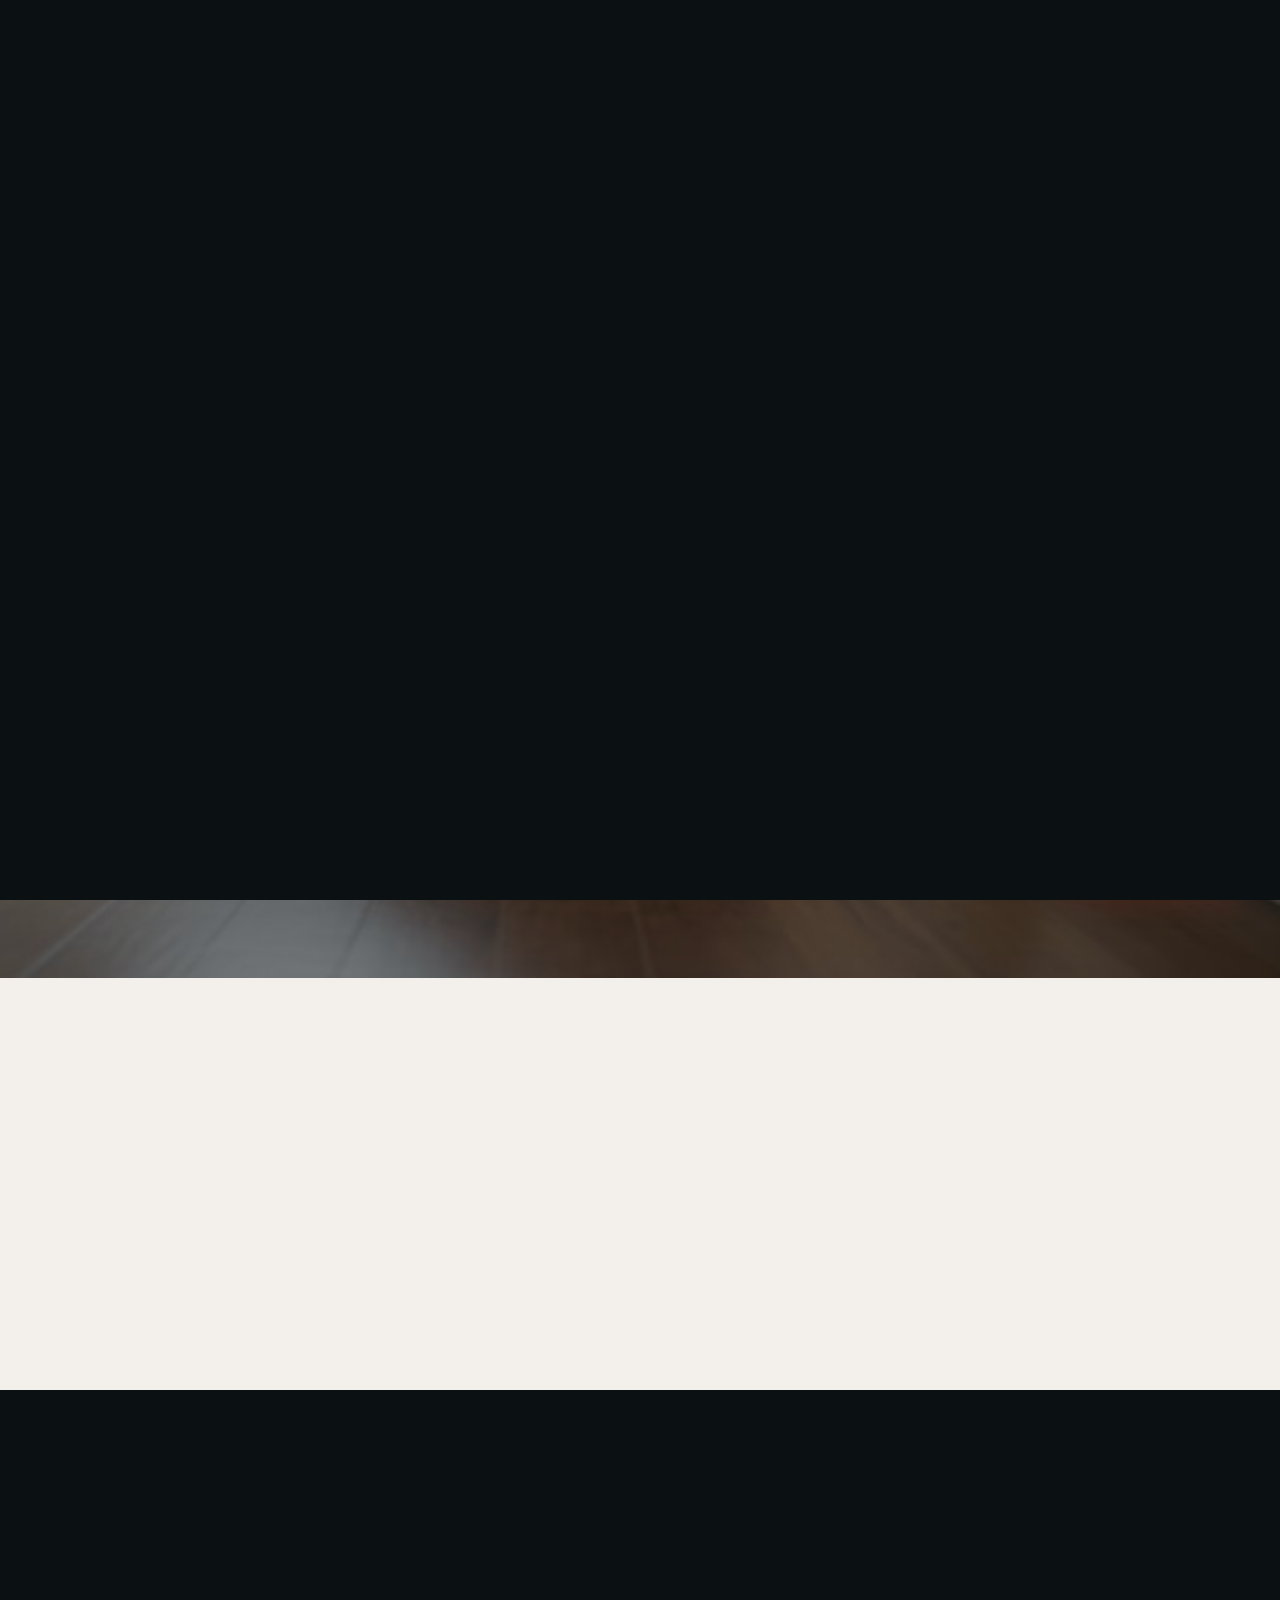
<file: index.html>
<!DOCTYPE html>
<html lang="en-GB">
<head>
  <meta charset="utf-8"/>
  <meta name="viewport" content="width=device-width, initial-scale=1"/>
  <title>Tony's Plumbing, Inc.</title>
  
  <link rel="stylesheet" href="style.css" />
  <script src="script.js" defer></script>
</head>
<body class="is-loading">

  <div class="cursor" aria-hidden="true"></div>

  <div class="loader-overlay">
    <div class="cube" aria-hidden="true">
      <div class="cube-face"></div>
      <div class="cube-face"></div>
      <div class="cube-face"></div>
      <div class="cube-face"></div>
      <div class="cube-face"></div>
      <div class="cube-face"></div>
    </div>
  </div>

  <div class="intro-sweep"></div>
  
  <header class="header">
    <a href="index.html" class="logo" aria-label="Home">Tony's</a>
    <div class="title" aria-hidden="true"><div class="title-inner">Menu</div></div>
    <button class="burger" aria-label="Menu">
      <span></span><span></span><span></span>
    </button>
  </header>

  <div class="menu">
    <nav class="nav">
      <div class="title" style="margin-bottom: 2rem;">Menu</div>
      <ul class="main" style="padding:0; list-style:none;">
        <li style="margin-bottom:1rem;"><a class="link" href="index.html">Home</a></li>
        <li style="margin-bottom:1rem;"><a class="link" href="about.html">About</a></li>
        <li style="margin-bottom:1rem;"><a class="link" href="services.html">Services</a></li>
        <li style="margin-bottom:1rem;"><a class="link" href="areas.html">Areas</a></li>
        <li style="margin-bottom:1rem;"><a class="link" href="careers.html">Careers</a></li>
        <li style="margin-bottom:1rem;"><a class="link" href="contact.html">Contact</a></li>
      </ul>
    </nav>
    <div class="background"></div>
  </div>

  <main class="main">
    <div class="scroll">
      <div class="content page-transition">

        <section class="home-header" style="min-height: 100vh;">
          <div class="background">
            <img src="images/hero-bg.jpg" alt="Tony's Plumbing" class="base-image parallax-media" />
          </div>
          <div class="container" style="width:100%;">
            <div class="row">
              <h1 class="base-heading reveal" style="max-width: 90rem; font-size: clamp(5rem, 8vw, 9rem); line-height: 1; letter-spacing: -0.05em;">
                Exceptional plumbing for those who expect the best.
              </h1>
            </div>
            <div class="row reveal delay-1" style="display:flex; justify-content:space-between; align-items:flex-end; border-top: 1px solid rgba(255,255,255,0.2); padding-top: 4rem; margin-top:4rem; flex-wrap:wrap; gap:4rem;">
              <h2 class="base-title">Since 1994</h2>
              <div style="flex:1; min-width:300px; display:flex; justify-content:flex-end;">
                  <p class="text" style="max-width: 50rem; font-size: 2.2rem; font-weight: 500;">
                    Family-owned and serving the South Bay for over 32 years. 10,150+ happy clients trust Tony's Plumbing for honest work at fair prices. Every job starts with a free estimate from Tony himself.
                  </p>
              </div>
            </div>
          </div>
        </section>

        <section style="background:var(--color-cream); color:var(--color-black); padding: 5rem 0 10rem;">
          <div class="container reveal">
            <div class="stats-grid hover-card" style="padding: 4rem; border: 1px solid rgba(0,0,0,0.1); border-radius: 2rem; background: #fff;">
                <div>
                    <div class="stat-number">10k+</div>
                    <div class="stat-label">Happy Clients</div>
                </div>
                <div>
                    <div class="stat-number">32</div>
                    <div class="stat-label">Years in Business</div>
                </div>
                <div>
                    <div class="stat-number">13</div>
                    <div class="stat-label">Expert Technicians</div>
                </div>
                <div>
                    <div class="stat-number">4.9</div>
                    <div class="stat-label">Star Rating</div>
                </div>
            </div>
          </div>
        </section>

        <!-- FOOTER -->
        <footer class="footer">
          <div class="container reveal" style="display:flex; justify-content:space-between; width:100%; z-index:2; align-items:flex-start; flex-wrap:wrap; gap:4rem;">
            <div style="max-width:30rem;">
              <div style="font-size:2rem; font-weight:700; font-family:var(--font-f-aeonik-mono); text-transform:uppercase; letter-spacing:0.2em; margin-bottom:2rem; color: var(--color-taupe);">Tony's</div>
              <p class="text" style="opacity:0.6; margin-bottom:4rem;">Licensed, insured, and trusted by over 10,150 clients. CA Lic #685559</p>
              <a href="contact.html" class="base-button is-white">Request Service Online</a>
            </div>
            <div style="display:flex; gap: 8rem; opacity: 0.8; flex-wrap:wrap;">
              <ul style="list-style:none; padding:0; margin:0; line-height:2.5;">
                <li style="font-family:var(--font-f-aeonik-mono); text-transform:uppercase; font-size:1.2rem; margin-bottom:1rem; opacity:0.6; letter-spacing:0.1em;">Quick Links</li>
                <li><a href="about.html">About</a></li>
                <li><a href="services.html">Services</a></li>
                <li><a href="areas.html">Service Areas</a></li>
                <li><a href="careers.html">Careers</a></li>
                <li><a href="contact.html">Contact</a></li>
              </ul>
            </div>
          </div>
        </footer>

      </div>
    </div>
  </main>
</body>
</html>
</file>
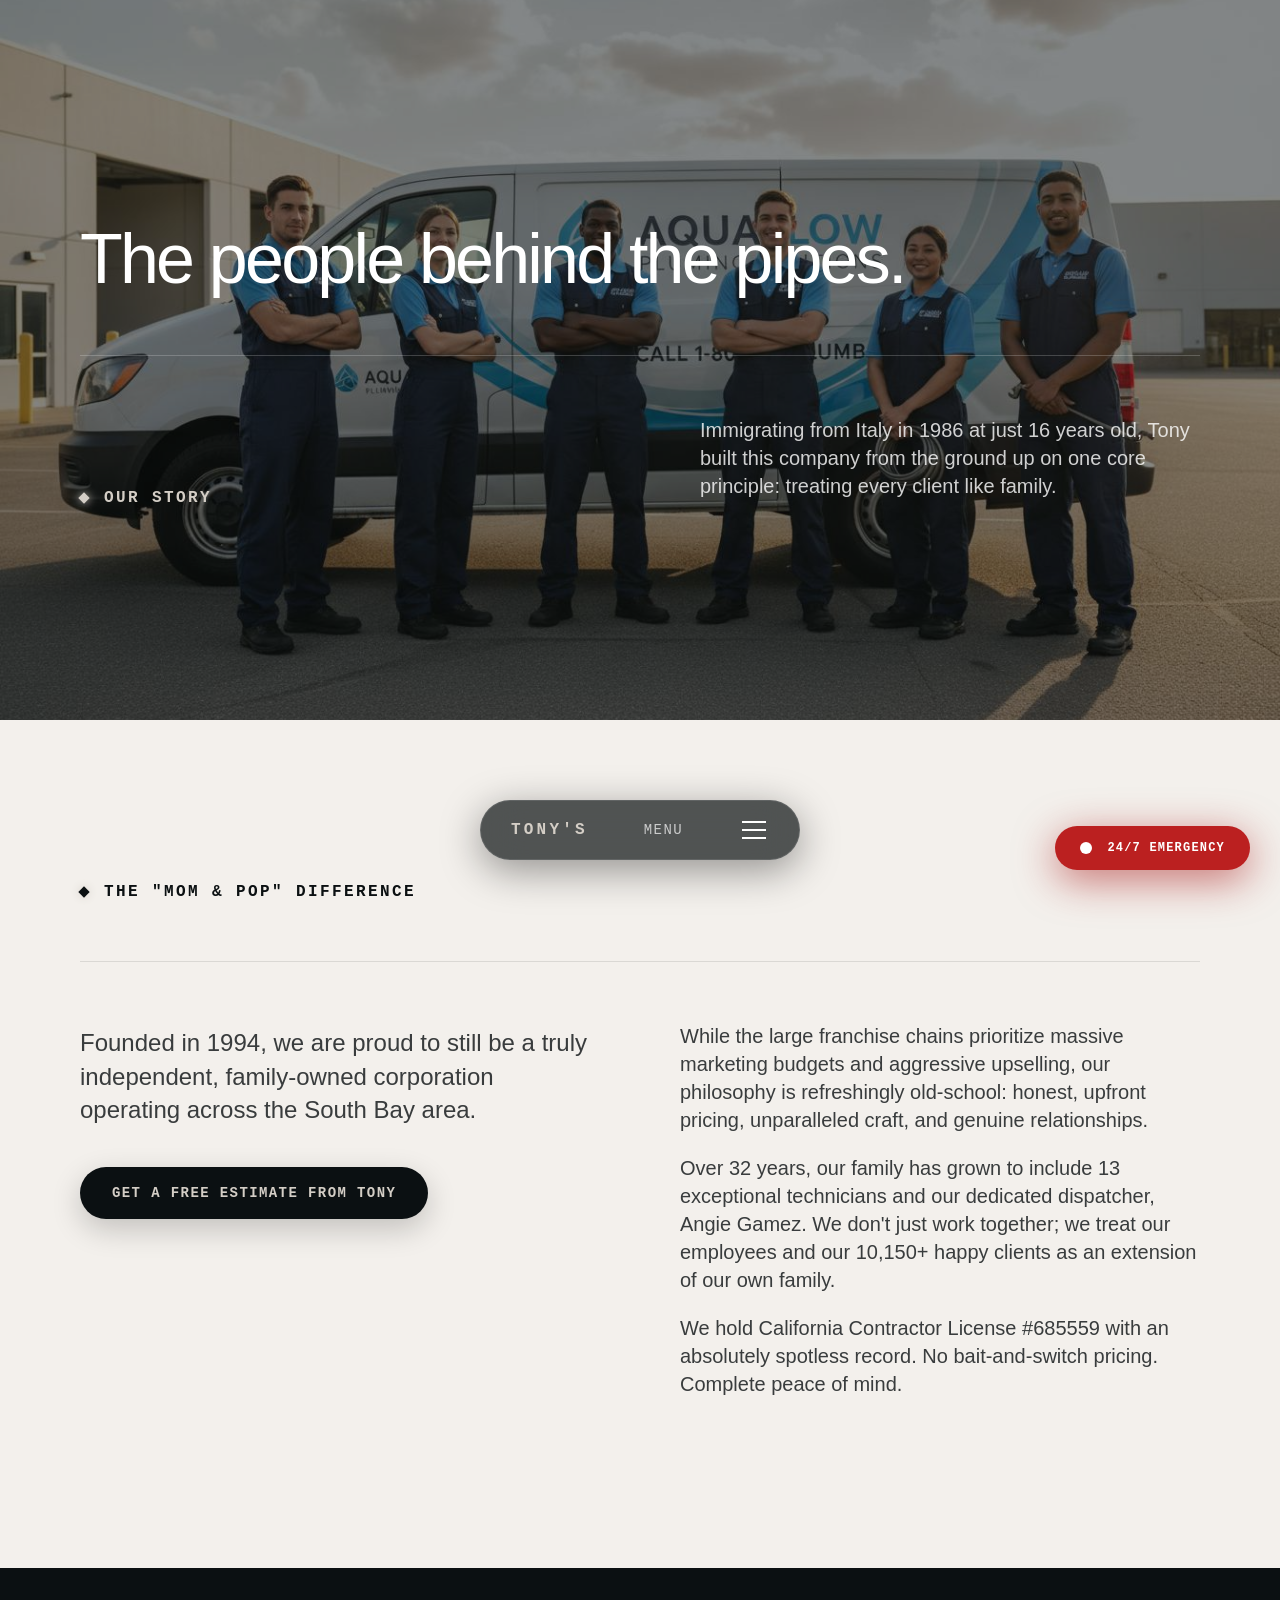
<file: about.html>
<!DOCTYPE html>
<html lang="en-GB">
<head>
  <meta charset="utf-8"/>
  <meta name="viewport" content="width=device-width, initial-scale=1"/>
  <title>About Us | Tony's Plumbing, Inc.</title>
  
  <link rel="stylesheet" href="style.css" />
  <script src="script.js" defer></script>
</head>
<body class="is-loading">

  <!-- THE ORIGINAL CUSTOM CURSOR -->
  <div class="cursor" aria-hidden="true"></div>

  <!-- THE ORIGINAL CUBE LOADING OVERLAY -->
  <div class="loader-overlay">
    <div class="cube" aria-hidden="true">
      <div class="cube-face"></div>
      <div class="cube-face"></div>
      <div class="cube-face"></div>
      <div class="cube-face"></div>
      <div class="cube-face"></div>
      <div class="cube-face"></div>
    </div>
  </div>

  <!-- THE ORIGINAL FLOATING PILL HEADER -->
  <div class="intro-sweep" aria-hidden="true"></div>

  <header class="header">
    <a href="index.html" class="logo" aria-label="Home">Tony's</a>
    <div class="title" aria-hidden="true"><div class="title-inner">Menu</div></div>
    <button class="burger" aria-label="Menu">
      <span></span><span></span><span></span>
    </button>
  </header>

  <!-- FULL SCREEN MENU -->
  <div class="menu">
    <nav class="nav">
      <div class="title">Menu</div>
      <ul class="main" style="padding:0; list-style:none;">
        <li style="margin-bottom:1rem;"><a class="link" href="index.html">Home</a></li>
        <li style="margin-bottom:1rem;"><a class="link" href="about.html">About</a></li>
        <li style="margin-bottom:1rem;"><a class="link" href="services.html">Services</a></li>
        <li style="margin-bottom:1rem;"><a class="link" href="areas.html">Areas</a></li>
        <li style="margin-bottom:1rem;"><a class="link" href="careers.html">Careers</a></li>
        <li style="margin-bottom:1rem;"><a class="link" href="contact.html">Contact</a></li>
      </ul>
    </nav>
    <div class="background"></div>
  </div>

  <main class="main">
    <div class="scroll">
      <div class="content page-transition">

        <!-- HEADER -->
        <section class="home-header" style="min-height: 80vh;">
          <div class="background">
            <img src="images/team-photo.jpg" alt="Tony's Plumbing Team" class="base-image parallax-media" onerror="this.src='https://images.unsplash.com/photo-1621905251189-08b45d6a269e?q=80&w=2669&auto=format&fit=crop'" />
          </div>
          <div class="container" style="width:100%;">
            <div class="row">
              <h1 class="base-heading reveal" style="max-width: 90rem; font-size: clamp(4rem, 6vw, 7rem);">The people behind the pipes.</h1>
            </div>
            <div class="row reveal delay-1" style="display:flex; justify-content:space-between; align-items:flex-end; border-top: 1px solid rgba(255,255,255,0.2); padding-top: 4rem; margin-top:4rem; flex-wrap:wrap; gap:4rem;">
              <h2 class="base-title">Our Story</h2>
              <div style="flex:1; min-width:300px; display:flex; justify-content:flex-end;">
                  <p class="text" style="max-width: 50rem;">Immigrating from Italy in 1986 at just 16 years old, Tony built this company from the ground up on one core principle: treating every client like family.</p>
              </div>
            </div>
          </div>
        </section>

        <!-- CONTENT SECTION -->
        <section style="background:var(--color-cream); color:var(--color-black); padding: 15rem 0;">
          <div class="container reveal">
            <h2 class="base-title" style="color:var(--color-black);">The "Mom & Pop" Difference</h2>
            <div style="margin-top: 6rem; border-top: 1px solid rgba(0,0,0,0.1); padding-top:4rem; display:flex; flex-wrap:wrap; gap:8rem;">
              <div style="flex:1; min-width:300px;">
                <p class="text" style="font-size:2.4rem; font-weight:500; font-family:var(--font-f-aeonik-pro); line-height:1.4;">Founded in 1994, we are proud to still be a truly independent, family-owned corporation operating across the South Bay area.</p>
                <div style="margin-top:4rem;">
                    <a href="contact.html" class="base-button is-black">Get a free estimate from Tony</a>
                </div>
              </div>
              <div style="flex:1; min-width:300px;">
                <p class="text" style="margin-bottom:2rem;">While the large franchise chains prioritize massive marketing budgets and aggressive upselling, our philosophy is refreshingly old-school: honest, upfront pricing, unparalleled craft, and genuine relationships.</p>
                <p class="text" style="margin-bottom:2rem;">Over 32 years, our family has grown to include 13 exceptional technicians and our dedicated dispatcher, Angie Gamez. We don't just work together; we treat our employees and our 10,150+ happy clients as an extension of our own family.</p>
                <p class="text">We hold California Contractor License #685559 with an absolutely spotless record. No bait-and-switch pricing. Complete peace of mind.</p>
              </div>
            </div>
          </div>
        </section>

        <!-- FOOTER -->
        <footer class="footer">
          <div class="container reveal" style="display:flex; justify-content:space-between; width:100%; z-index:2; align-items:flex-start; flex-wrap:wrap; gap:4rem;">
            <div style="max-width:30rem;">
              <div style="font-size:2rem; font-weight:600; font-family:var(--font-f-aeonik-mono); text-transform:uppercase; letter-spacing:0.1em; margin-bottom:2rem;">Tony's<span style="color:var(--color-taupe); margin-left:0.5rem;">Plumbing</span></div>
              <p class="text" style="opacity:0.6; margin-bottom:4rem;">Licensed, insured, and trusted by over 10,150 clients. CA Lic #685559</p>
              <a href="contact.html" class="base-button is-white">Request Service Online</a>
            </div>
            <div style="display:flex; gap: 8rem; opacity: 0.8; flex-wrap:wrap;">
              <ul style="list-style:none; padding:0; margin:0; line-height:2.5;">
                <li style="font-family:var(--font-f-aeonik-mono); text-transform:uppercase; font-size:1.2rem; margin-bottom:1rem; opacity:0.6;">Quick Links</li>
                <li><a href="about.html">About</a></li>
                <li><a href="services.html">Services</a></li>
                <li><a href="areas.html">Service Areas</a></li>
                <li><a href="careers.html">Careers</a></li>
                <li><a href="contact.html">Contact</a></li>
              </ul>
            </div>
          </div>
          <div class="container reveal delay-2" style="display:flex; justify-content:space-between; width:100%; z-index:2; border-top: 1px solid rgba(255,255,255,0.1); padding-top: 2rem; margin-top:4rem; flex-wrap:wrap; gap:2rem;">
            <p class="text" style="font-size:1.2rem; opacity:0.6;">&copy; 2026 Tony's Plumbing, Inc.</p>
            <div style="height: 10rem;"></div>
          </div>
        </footer>

      </div>
    </div>
  </main>
</body>
</html>
</file>
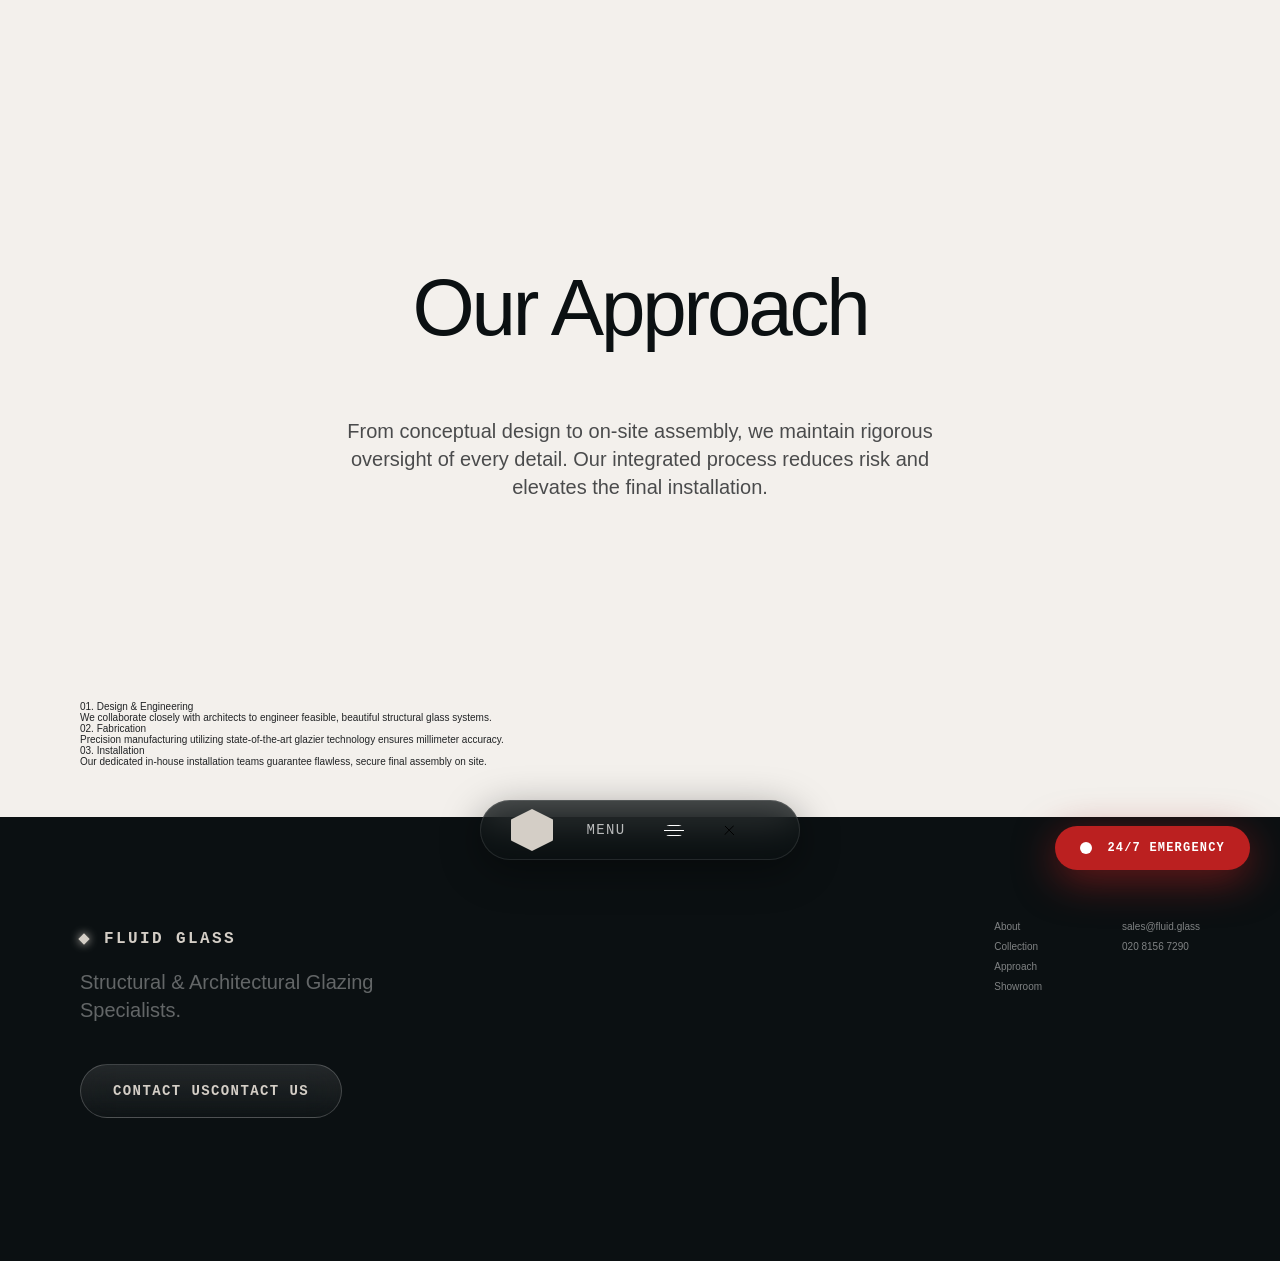
<file: approach.html>
<!DOCTYPE html>
<html lang="en-GB">
<head>
  <meta charset="utf-8"/>
  <meta name="viewport" content="width=device-width, initial-scale=1"/>
  <title>Approach - Fluid Glass</title>
  
  <link rel="stylesheet" href="style.css" />
  <script src="script.js" defer></script>
</head>
<body>

  <!-- Custom Cursor -->
  <div class="cursor" aria-hidden="true">
    <div class="label"></div>
  </div>

  <!-- Loading Overlay -->
  <div class="loader-overlay">
    <div class="cube" aria-hidden="true">
      <div class="cube-face"></div>
      <div class="cube-face"></div>
      <div class="cube-face"></div>
      <div class="cube-face"></div>
      <div class="cube-face"></div>
      <div class="cube-face"></div>
    </div>
  </div>

  <!-- Header & Nav -->
  <header class="header">
    <a href="index.html" class="logo" aria-label="Home">
      <svg width="42" height="42" class="brandmark-svg" fill="none" viewBox="0 0 1024 1024" xmlns="http://www.w3.org/2000/svg"><path fill="currentColor" d="M1024 256v512l-512 256L0 768V256L512 0z"/></svg>
    </a>
    <div class="title" aria-hidden="true">
      <div class="title-inner">Menu</div>
    </div>
    <button class="burger" aria-label="Menu">
      <svg width="20" height="11" class="burger-svg" fill="none" xmlns="http://www.w3.org/2000/svg"><path d="M0 0.5h20" stroke="currentColor"/><path d="M0 5.5h20" stroke="currentColor"/><path d="M0 10.5h20" stroke="currentColor"/></svg>
    </button>
    <button class="close" aria-label="Close">
      <svg width="13" height="13" class="close-svg" fill="none" xmlns="http://www.w3.org/2000/svg"><path d="M0.353516 0.353589l11.6672 11.6673" stroke="currentColor"/><path d="M0.353516 12.0208l11.6672-11.6673" stroke="currentColor"/></svg>
    </button>
    <div class="background"></div>
  </header>

  <!-- Full Screen Menu Dropdown -->
  <div class="menu">
    <nav class="nav">
      <div class="title">Menu</div>
      <ul class="main">
        <li class="item"><div class="mask"><a class="link page-transition" href="about.html">About</a></div></li>
        <li class="item"><div class="mask"><a class="link page-transition" href="collection.html">Collection</a></div></li>
        <li class="item"><div class="mask"><a class="link page-transition" href="approach.html">Approach</a></div></li>
        <li class="item"><div class="mask"><a class="link page-transition" href="showroom.html">Showroom</a></div></li>
        <li class="item"><div class="mask"><a class="link page-transition" href="contact.html">Contact</a></div></li>
      </ul>
      <button class="base-button is-black" style="margin-top: 4rem;">
        <span class="label"><span class="line">Get a quote</span><span class="line">Get a quote</span></span>
      </button>
    </nav>
    <div class="background"></div>
  </div>

  <main class="main">
    <div class="scroll">
      <div class="content page-transition is-visible">

        <section class="page-header" style="padding-top: 20rem; text-align: center;">
          <div class="container reveal">
            <h1 class="base-heading">Our Approach</h1>
            <p class="text" style="max-width: 60rem; margin: 4rem auto 0 auto;">From conceptual design to on-site assembly, we maintain rigorous oversight of every detail. Our integrated process reduces risk and elevates the final installation.</p>
          </div>
        </section>

        <!-- Process Steps -->
        <section style="padding: 5rem 0;">
          <div class="container">
            <div class="projects">
              <div class="project reveal delay-1">
                <div class="title" style="opacity:1;">01. Design & Engineering</div>
                <div class="products">
                  <div class="product" style="border:none;">We collaborate closely with architects to engineer feasible, beautiful structural glass systems.</div>
                </div>
              </div>
              <div class="project reveal delay-2">
                <div class="title" style="opacity:1;">02. Fabrication</div>
                <div class="products">
                  <div class="product" style="border:none;">Precision manufacturing utilizing state-of-the-art glazier technology ensures millimeter accuracy.</div>
                </div>
              </div>
              <div class="project reveal delay-3">
                <div class="title" style="opacity:1;">03. Installation</div>
                <div class="products">
                  <div class="product" style="border:none;">Our dedicated in-house installation teams guarantee flawless, secure final assembly on site.</div>
                </div>
              </div>
            </div>
          </div>
        </section>

        <!-- Footer -->
        <footer class="footer">
          <div class="wordmark"></div>
          <div class="container reveal" style="display:flex; justify-content:space-between; width:100%; z-index:2; align-items:flex-start;">
            <div style="max-width:30rem;">
              <h2 class="base-title" style="margin-bottom:2rem;">Fluid Glass</h2>
              <p class="text" style="opacity:0.6; margin-bottom:4rem;">Structural & Architectural Glazing Specialists.</p>
              <a href="contact.html" class="base-button is-white">
                <div class="label"><span class="line">Contact Us</span><span class="line">Contact Us</span></div>
              </a>
            </div>
            
            <div style="display:flex; gap: 8rem; opacity: 0.8;">
              <ul style="list-style:none; padding:0; margin:0; line-height:2;">
                <li><a href="about.html">About</a></li>
                <li><a href="collection.html">Collection</a></li>
                <li><a href="approach.html">Approach</a></li>
                <li><a href="showroom.html">Showroom</a></li>
              </ul>
              <ul style="list-style:none; padding:0; margin:0; line-height:2;">
                <li><a href="mailto:sales@fluid.glass">sales@fluid.glass</a></li>
                <li><a href="tel:02081567290">020 8156 7290</a></li>
              </ul>
            </div>
          </div>
          
          <div class="container reveal delay-2" style="display:flex; justify-content:space-between; width:100%; z-index:2; border-top: 1px solid rgba(255,255,255,0.1); padding-top: 2rem; margin-top:4rem;">
            <p class="text" style="font-size:1.2rem; opacity:0.6;">&copy; 2026 Fluid Glass. All rights reserved.</p>
            <div style="display:flex; gap: 2rem; font-size:1.2rem; opacity:0.6;">
              <a href="#">Instagram</a>
              <a href="#">LinkedIn</a>
              <a href="#">Pinterest</a>
            </div>
          </div>
        </footer>

      </div> <!-- .content -->
    </div> <!-- .scroll -->
  </main>

</body>
</html>
</file>
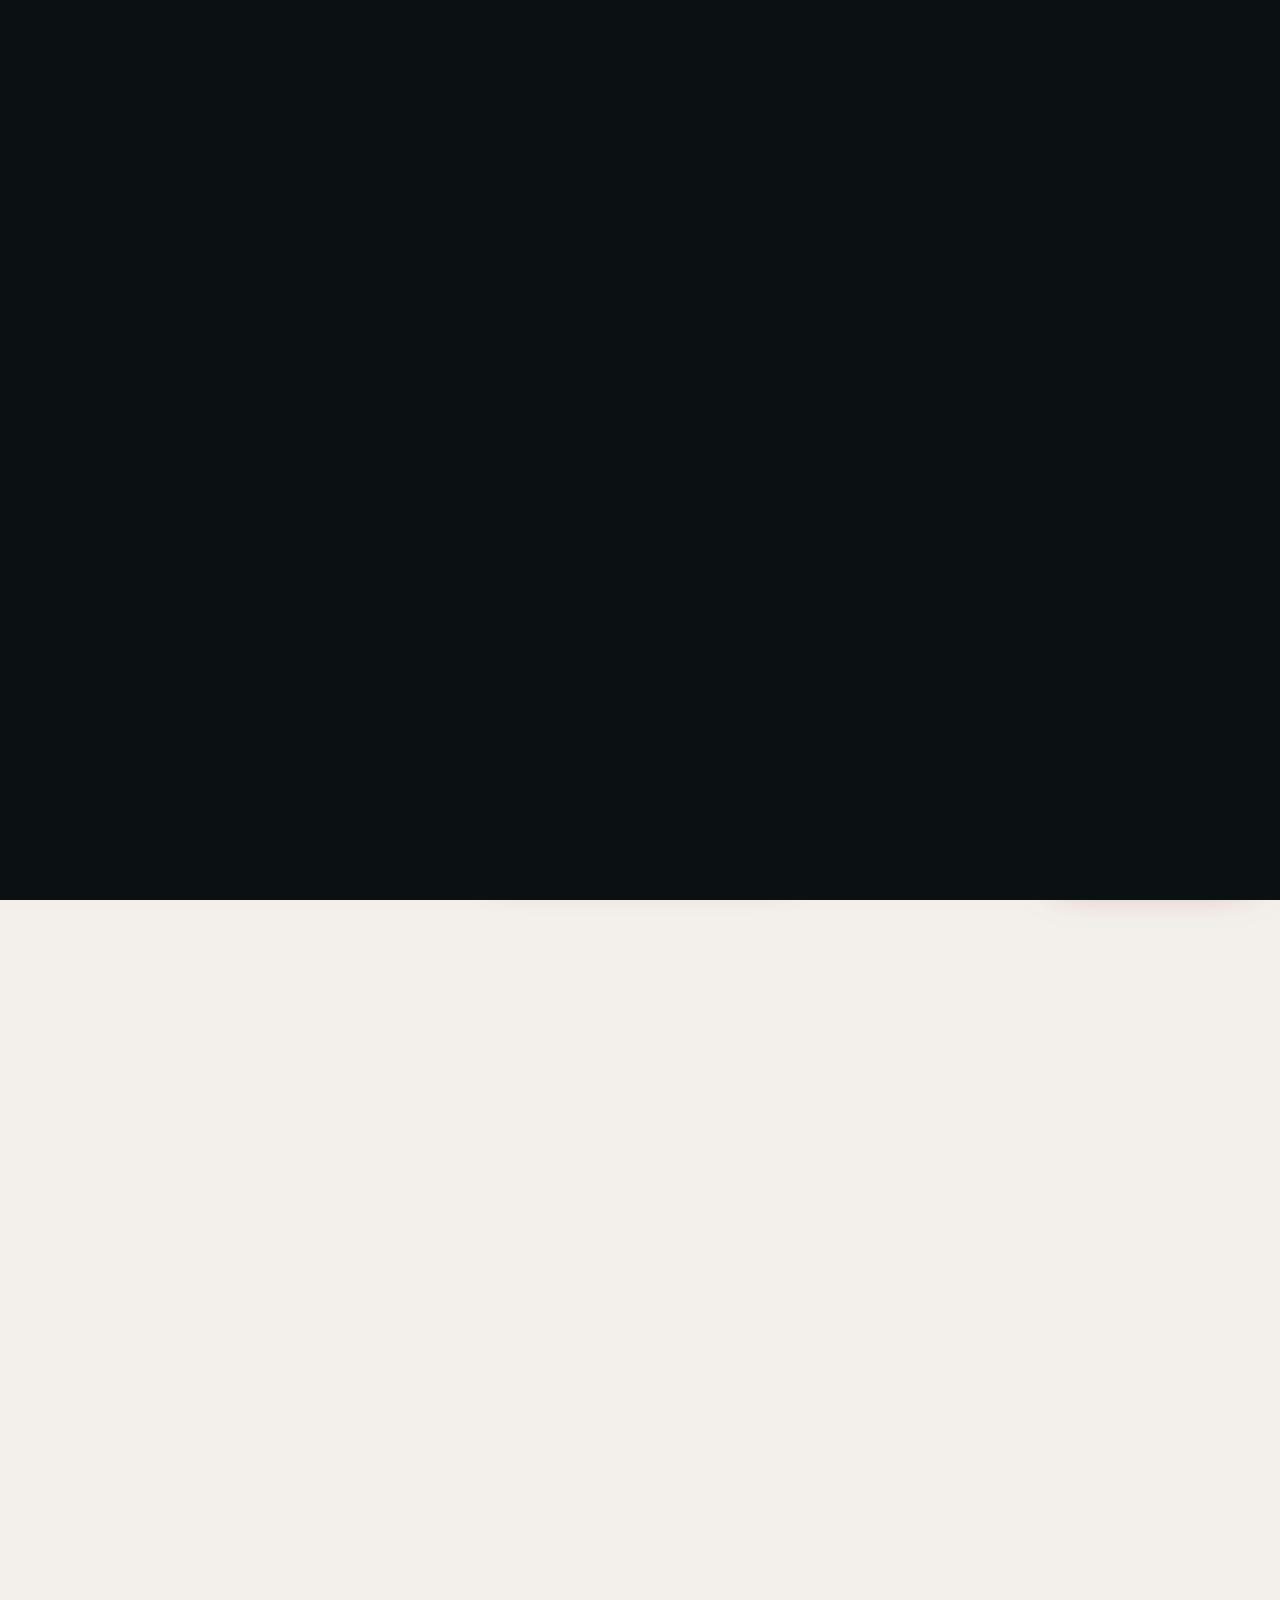
<file: areas.html>
<!DOCTYPE html>
<html lang="en-GB">
<head>
  <meta charset="utf-8"/>
  <meta name="viewport" content="width=device-width, initial-scale=1"/>
  <title>Service Areas | Tony's Plumbing, Inc.</title>
  
  <link rel="stylesheet" href="style.css" />
  <script src="script.js" defer></script>
</head>
<body class="is-loading">

  <div class="cursor" aria-hidden="true"></div>

  <div class="loader-overlay">
    <div class="cube" aria-hidden="true">
      <div class="cube-face"></div>
      <div class="cube-face"></div>
      <div class="cube-face"></div>
      <div class="cube-face"></div>
      <div class="cube-face"></div>
      <div class="cube-face"></div>
    </div>
  </div>

  <div class="intro-sweep" aria-hidden="true"></div>

  <header class="header">
    <a href="index.html" class="logo" aria-label="Home">Tony's</a>
    <div class="title" aria-hidden="true"><div class="title-inner">Menu</div></div>
    <button class="burger" aria-label="Menu">
      <span></span><span></span><span></span>
    </button>
  </header>

  <div class="menu">
    <nav class="nav">
      <div class="title" style="margin-bottom: 2rem;">Menu</div>
      <ul class="main" style="padding:0; list-style:none;">
        <li style="margin-bottom:1rem;"><a class="link" href="index.html">Home</a></li>
        <li style="margin-bottom:1rem;"><a class="link" href="about.html">About</a></li>
        <li style="margin-bottom:1rem;"><a class="link" href="services.html">Services</a></li>
        <li style="margin-bottom:1rem;"><a class="link" href="areas.html">Areas</a></li>
        <li style="margin-bottom:1rem;"><a class="link" href="careers.html">Careers</a></li>
        <li style="margin-bottom:1rem;"><a class="link" href="contact.html">Contact</a></li>
      </ul>
    </nav>
    <div class="background"></div>
  </div>

  <main class="main">
    <div class="scroll">
      <div class="content page-transition">

        <section class="home-header" style="height: 60svh;">
          <div class="background" style="background:var(--color-black);"></div>
          <div class="container" style="width:100%;">
            <div class="row">
              <h1 class="base-heading reveal" style="max-width: 90rem; font-size: clamp(4rem, 6vw, 7rem);">Serving the South Bay.</h1>
            </div>
            <div class="row reveal delay-1" style="display:flex; justify-content:space-between; align-items:flex-end; border-top: 1px solid rgba(255,255,255,0.2); padding-top: 4rem; margin-top:4rem; flex-wrap:wrap; gap:4rem;">
              <h2 class="base-title">Coverage</h2>
              <div style="flex:1; min-width:300px; display:flex; justify-content:flex-end;">
                  <p class="text" style="max-width: 50rem;">Tony's Plumbing proudly serves homeowners and businesses across the entire South Bay and surrounding Los Angeles communities.</p>
              </div>
            </div>
          </div>
        </section>

        <!-- MAP AND AREAS SECTION -->
        <section style="background:var(--color-cream); color:var(--color-black); padding: 15rem 0;">
          <div class="container reveal">
            <h2 class="base-title" style="color:var(--color-black);">Our Territories</h2>
            
            <div style="display:flex; flex-wrap:wrap; gap:8rem; margin-top:6rem;">
              
              <!-- Left side: The Apple-style Map layout -->
              <div style="flex:1; min-width:300px;" class="reveal delay-1 hover-card iframe-wrapper">
                <div style="width:100%; height:100%; min-height: 400px; border-radius: 2rem; overflow:hidden; position:relative; border: 1px solid rgba(255,255,255,0.1);">
                  <iframe src="https://www.google.com/maps/embed?pb=!1m14!1m12!1m3!1d105942.5029369974!2d-118.3243179!3d33.823908!2m3!1f0!2f0!3f0!3m2!1i1024!2i768!4f13.1!5e0!3m2!1sen!2sus!4v1700000000000!5m2!1sen!2sus" width="100%" height="100%" style="border:0;" allowfullscreen="" loading="lazy" referrerpolicy="no-referrer-when-downgrade"></iframe>
                </div>
              </div>

              <!-- Right side: The list -->
              <div style="flex:1; min-width:300px;" class="reveal delay-2">
                <div style="display:grid; grid-template-columns: repeat(2, 1fr); gap:1rem;">
                  <div class="hover-card" style="padding: 2.5rem; background:#fff; border: 1px solid rgba(0,0,0,0.1); border-radius: 1.6rem;"><div style="font-family: var(--font-f-aeonik-pro); font-size: 2.2rem; font-weight: 500;">Torrance</div></div>
                  <div class="hover-card" style="padding: 2.5rem; background:#fff; border: 1px solid rgba(0,0,0,0.1); border-radius: 1.6rem;"><div style="font-family: var(--font-f-aeonik-pro); font-size: 2.2rem; font-weight: 500;">Harbor City</div></div>
                  <div class="hover-card" style="padding: 2.5rem; background:#fff; border: 1px solid rgba(0,0,0,0.1); border-radius: 1.6rem;"><div style="font-family: var(--font-f-aeonik-pro); font-size: 2.2rem; font-weight: 500;">Redondo Beach</div></div>
                  <div class="hover-card" style="padding: 2.5rem; background:#fff; border: 1px solid rgba(0,0,0,0.1); border-radius: 1.6rem;"><div style="font-family: var(--font-f-aeonik-pro); font-size: 2.2rem; font-weight: 500;">Palos Verdes</div></div>
                  <div class="hover-card" style="padding: 2.5rem; background:#fff; border: 1px solid rgba(0,0,0,0.1); border-radius: 1.6rem;"><div style="font-family: var(--font-f-aeonik-pro); font-size: 2.2rem; font-weight: 500;">Carson</div></div>
                  <div class="hover-card" style="padding: 2.5rem; background:#fff; border: 1px solid rgba(0,0,0,0.1); border-radius: 1.6rem;"><div style="font-family: var(--font-f-aeonik-pro); font-size: 2.2rem; font-weight: 500;">Lomita</div></div>
                  <div class="hover-card" style="padding: 2.5rem; background:#fff; border: 1px solid rgba(0,0,0,0.1); border-radius: 1.6rem;"><div style="font-family: var(--font-f-aeonik-pro); font-size: 2.2rem; font-weight: 500;">Wilmington</div></div>
                  <div class="hover-card" style="padding: 2.5rem; background:#fff; border: 1px solid rgba(0,0,0,0.1); border-radius: 1.6rem;"><div style="font-family: var(--font-f-aeonik-pro); font-size: 2.2rem; font-weight: 500;">San Pedro</div></div>
                  <div class="hover-card" style="padding: 2.5rem; background:#fff; border: 1px solid rgba(0,0,0,0.1); border-radius: 1.6rem;"><div style="font-family: var(--font-f-aeonik-pro); font-size: 2.2rem; font-weight: 500;">Gardena</div></div>
                  <div class="hover-card" style="padding: 2.5rem; background:#fff; border: 1px solid rgba(0,0,0,0.1); border-radius: 1.6rem;"><div style="font-family: var(--font-f-aeonik-pro); font-size: 2.2rem; font-weight: 500;">Hermosa Beach</div></div>
                  <div class="hover-card" style="padding: 2.5rem; background:#fff; border: 1px solid rgba(0,0,0,0.1); border-radius: 1.6rem;"><div style="font-family: var(--font-f-aeonik-pro); font-size: 2.2rem; font-weight: 500;">Manhattan Beach</div></div>
                  <div class="hover-card" style="padding: 2.5rem; background:#fff; border: 1px solid rgba(0,0,0,0.1); border-radius: 1.6rem;"><div style="font-family: var(--font-f-aeonik-pro); font-size: 2.2rem; font-weight: 500;">Rolling Hills</div></div>
                </div>

                <div style="margin-top:4rem; padding: 4rem; background:rgba(0,0,0,0.02); border-radius:2rem; border: 1px solid rgba(0,0,0,0.05);" class="hover-card">
                    <p class="text" style="font-style:italic; opacity:0.8; font-size: 2.2rem; line-height:1.5;">Don't see your city? We may still be able to help.<br>Call Angie at dispatch to check our current extended availability.</p>
                    <div style="margin-top:3rem;">
                        <a href="tel:3109058484" class="base-button is-black">Call (310) 905-8484</a>
                    </div>
                </div>

              </div>
            </div>
          </div>
        </section>

        <!-- FOOTER -->
        <footer class="footer">
          <div class="container reveal" style="display:flex; justify-content:space-between; width:100%; z-index:2; align-items:flex-start; flex-wrap:wrap; gap:4rem;">
            <div style="max-width:30rem;">
              <div style="font-size:2rem; font-weight:700; font-family:var(--font-f-aeonik-mono); text-transform:uppercase; letter-spacing:0.2em; margin-bottom:2rem; color: var(--color-taupe);">Tony's</div>
              <p class="text" style="opacity:0.6; margin-bottom:4rem;">Licensed, insured, and trusted by over 10,150 clients. CA Lic #685559</p>
              <a href="contact.html" class="base-button is-white">Request Service Online</a>
            </div>
            <div style="display:flex; gap: 8rem; opacity: 0.8; flex-wrap:wrap;">
              <ul style="list-style:none; padding:0; margin:0; line-height:2.5;">
                <li style="font-family:var(--font-f-aeonik-mono); text-transform:uppercase; font-size:1.2rem; margin-bottom:1rem; opacity:0.6; letter-spacing:0.1em;">Quick Links</li>
                <li><a href="about.html">About</a></li>
                <li><a href="services.html">Services</a></li>
                <li><a href="areas.html">Service Areas</a></li>
                <li><a href="careers.html">Careers</a></li>
                <li><a href="contact.html">Contact</a></li>
              </ul>
            </div>
          </div>
        </footer>

      </div>
    </div>
  </main>
</body>
</html>
</file>
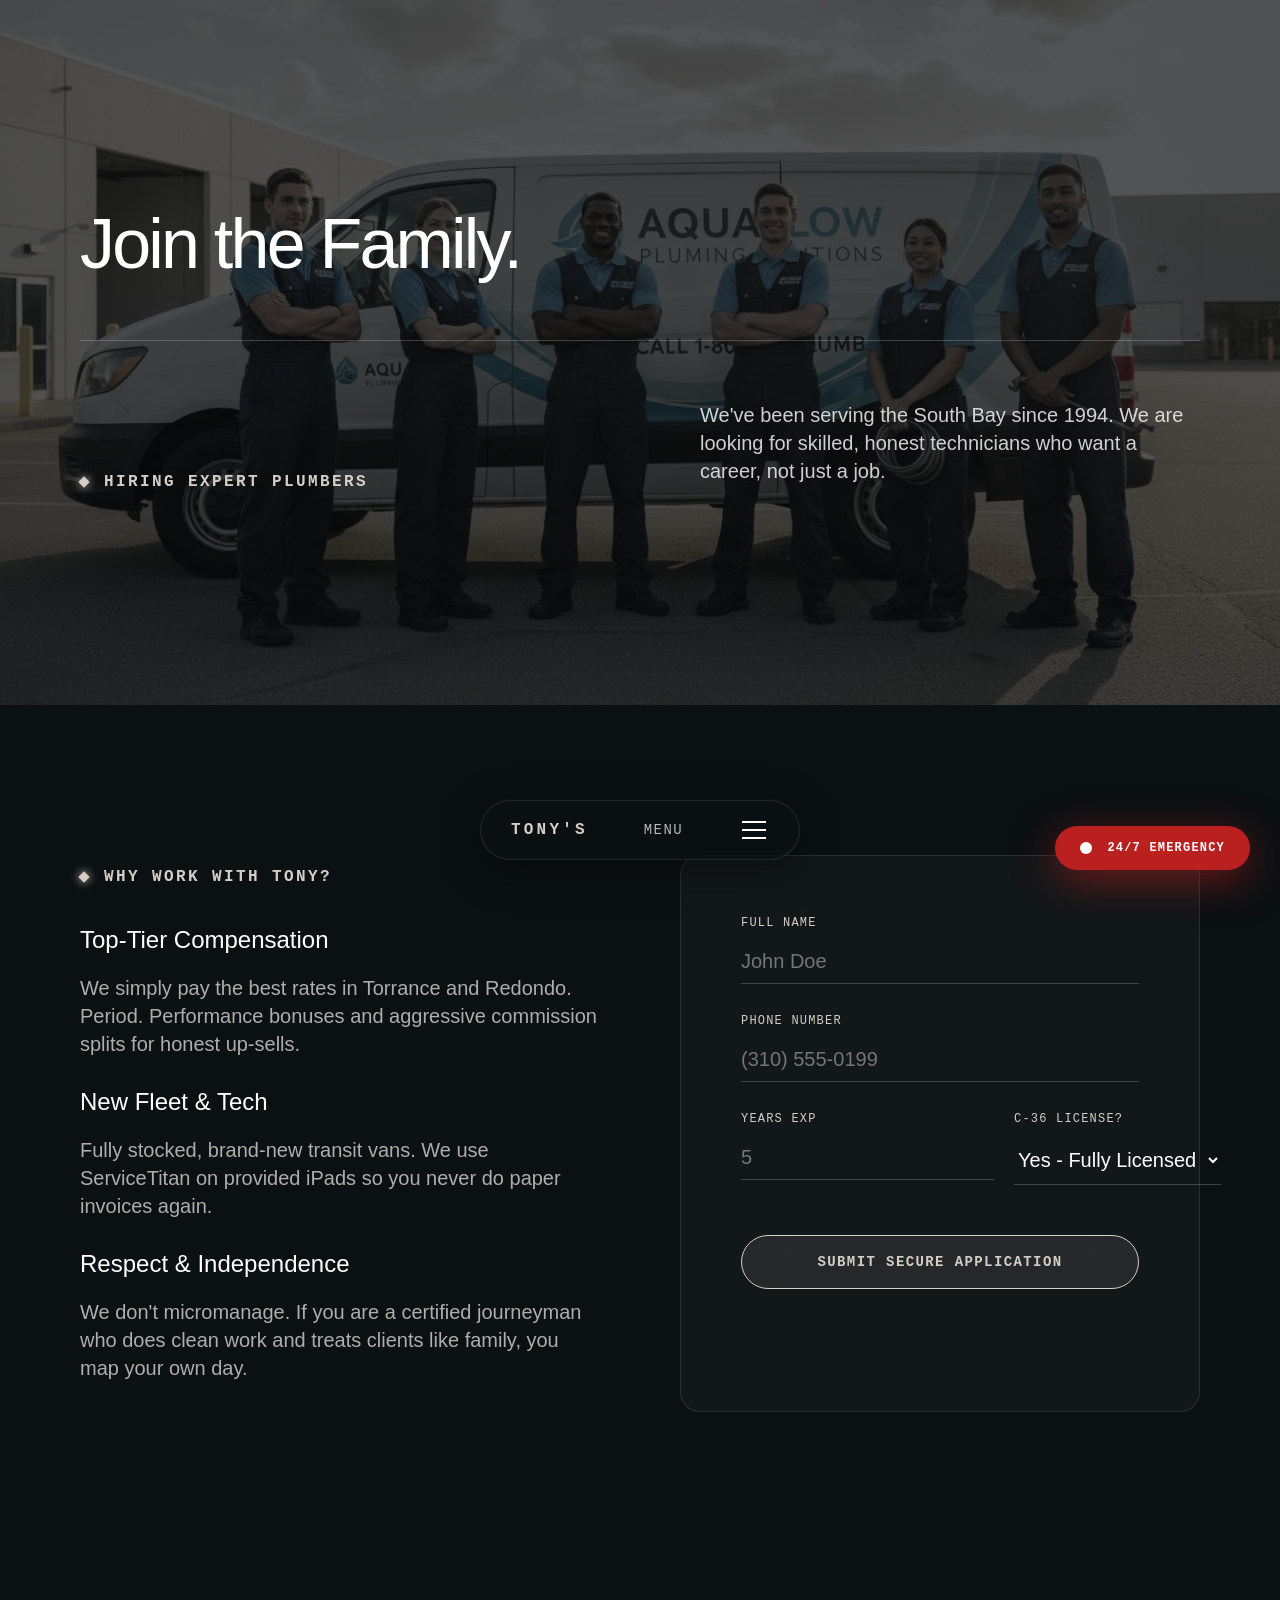
<file: careers.html>
<!DOCTYPE html>
<html lang="en-GB">
<head>
  <meta charset="utf-8"/>
  <meta name="viewport" content="width=device-width, initial-scale=1"/>
  <title>Careers | Tony's Plumbing, Inc.</title>
  
  <link rel="stylesheet" href="style.css" />
  <script src="script.js" defer></script>
</head>
<body class="is-loading">

  <div class="cursor" aria-hidden="true"></div>

  <div class="loader-overlay">
    <div class="cube" aria-hidden="true">
      <div class="cube-face"></div>
      <div class="cube-face"></div>
      <div class="cube-face"></div>
      <div class="cube-face"></div>
      <div class="cube-face"></div>
      <div class="cube-face"></div>
    </div>
  </div>

  <div class="intro-sweep" aria-hidden="true"></div>

  <header class="header">
    <a href="index.html" class="logo" aria-label="Home">Tony's</a>
    <div class="title" aria-hidden="true"><div class="title-inner">Menu</div></div>
    <button class="burger" aria-label="Menu">
      <span></span><span></span><span></span>
    </button>
  </header>

  <div class="menu">
    <nav class="nav">
      <div class="title">Menu</div>
      <ul class="main" style="padding:0; list-style:none;">
        <li style="margin-bottom:1rem;"><a class="link" href="index.html">Home</a></li>
        <li style="margin-bottom:1rem;"><a class="link" href="about.html">About</a></li>
        <li style="margin-bottom:1rem;"><a class="link" href="services.html">Services</a></li>
        <li style="margin-bottom:1rem;"><a class="link" href="areas.html">Areas</a></li>
        <li style="margin-bottom:1rem;"><a class="link" href="careers.html">Careers</a></li>
        <li style="margin-bottom:1rem;"><a class="link" href="contact.html">Contact</a></li>
      </ul>
    </nav>
    <div class="background"></div>
  </div>

  <main class="main">
    <div class="scroll">
      <div class="content page-transition">

        <section class="home-header" style="min-height: 60vh;">
          <div class="background">
            <img src="images/team-photo.jpg" alt="Tony's Plumbing Team" class="base-image parallax-media" onerror="this.src='https://images.unsplash.com/photo-1621905251189-08b45d6a269e?q=80&w=2669&auto=format&fit=crop'" style="filter: brightness(0.6) grayscale(0.5);"/>
          </div>
          <div class="container" style="width:100%;">
            <div class="row">
              <h1 class="base-heading reveal" style="max-width: 90rem; font-size: clamp(4rem, 6vw, 7rem);">Join the Family.</h1>
            </div>
            <div class="row reveal delay-1" style="display:flex; justify-content:space-between; align-items:flex-end; border-top: 1px solid rgba(255,255,255,0.2); padding-top: 4rem; margin-top:4rem; flex-wrap:wrap; gap:4rem;">
              <h2 class="base-title">Hiring Expert Plumbers</h2>
              <div style="flex:1; min-width:300px; display:flex; justify-content:flex-end;">
                  <p class="text" style="max-width: 50rem;">We've been serving the South Bay since 1994. We are looking for skilled, honest technicians who want a career, not just a job.</p>
              </div>
            </div>
          </div>
        </section>

        <!-- CAREER APPLICATION FORM SECTION -->
        <section style="background:var(--color-black); color:var(--color-cream); padding: 15rem 0;">
          <div class="container reveal">
            <div style="display:flex; flex-wrap:wrap; gap:8rem;">
              
              <!-- Left side: Value Prop -->
              <div style="flex:1; min-width:300px;">
                <h2 class="base-title" style="margin-bottom: 4rem;">Why Work With Tony?</h2>
                <div style="margin-bottom: 3rem;">
                  <div style="font-family:var(--font-f-aeonik-pro); font-size:2.4rem; font-weight:500; margin-bottom:1rem; color:var(--color-white);">Top-Tier Compensation</div>
                  <p class="text" style="opacity: 0.7;">We simply pay the best rates in Torrance and Redondo. Period. Performance bonuses and aggressive commission splits for honest up-sells.</p>
                </div>
                <div style="margin-bottom: 3rem;">
                  <div style="font-family:var(--font-f-aeonik-pro); font-size:2.4rem; font-weight:500; margin-bottom:1rem; color:var(--color-white);">New Fleet & Tech</div>
                  <p class="text" style="opacity: 0.7;">Fully stocked, brand-new transit vans. We use ServiceTitan on provided iPads so you never do paper invoices again.</p>
                </div>
                <div style="margin-bottom: 3rem;">
                  <div style="font-family:var(--font-f-aeonik-pro); font-size:2.4rem; font-weight:500; margin-bottom:1rem; color:var(--color-white);">Respect & Independence</div>
                  <p class="text" style="opacity: 0.7;">We don't micromanage. If you are a certified journeyman who does clean work and treats clients like family, you map your own day.</p>
                </div>
              </div>

              <!-- Right side: The Application API Form -->
              <div style="flex:1; min-width:300px;" class="reveal delay-1 hover-card is-dark">
                <div style="background: rgba(255,255,255,0.03); border: 1px solid rgba(255,255,255,0.1); border-radius: 2rem; padding: 6rem; height: 100%;">
                  
                  <form id="career-form" style="display:flex; flex-direction:column; gap:3rem;">
                    
                    <div style="display:flex; flex-direction:column; gap:1rem;">
                      <label style="font-family:var(--font-f-aeonik-mono); font-size:1.2rem; text-transform:uppercase; letter-spacing:0.1em; color:var(--color-taupe);">Full Name</label>
                      <input type="text" required style="background:none; border:none; border-bottom:1px solid rgba(255,255,255,0.2); padding:1rem 0; color:var(--color-white); font-family:var(--font-f-aeonik-pro); font-size:2rem; outline:none;" placeholder="John Doe" />
                    </div>

                    <div style="display:flex; flex-direction:column; gap:1rem;">
                      <label style="font-family:var(--font-f-aeonik-mono); font-size:1.2rem; text-transform:uppercase; letter-spacing:0.1em; color:var(--color-taupe);">Phone Number</label>
                      <input type="tel" required style="background:none; border:none; border-bottom:1px solid rgba(255,255,255,0.2); padding:1rem 0; color:var(--color-white); font-family:var(--font-f-aeonik-pro); font-size:2rem; outline:none;" placeholder="(310) 555-0199" />
                    </div>

                    <div style="display:flex; gap:2rem;">
                      <div style="display:flex; flex-direction:column; gap:1rem; flex:1;">
                        <label style="font-family:var(--font-f-aeonik-mono); font-size:1.2rem; text-transform:uppercase; letter-spacing:0.1em; color:var(--color-taupe);">Years Exp</label>
                        <input type="number" min="1" required style="background:none; border:none; border-bottom:1px solid rgba(255,255,255,0.2); padding:1rem 0; color:var(--color-white); font-family:var(--font-f-aeonik-pro); font-size:2rem; outline:none;" placeholder="5" />
                      </div>
                      <div style="display:flex; flex-direction:column; gap:1rem; flex:1;">
                        <label style="font-family:var(--font-f-aeonik-mono); font-size:1.2rem; text-transform:uppercase; letter-spacing:0.1em; color:var(--color-taupe);">C-36 License?</label>
                        <select style="background:none; border:none; border-bottom:1px solid rgba(255,255,255,0.2); padding:1rem 0; color:var(--color-white); font-family:var(--font-f-aeonik-pro); font-size:2rem; outline:none; height:49px;">
                          <option style="background:#0b1012;">Yes - Fully Licensed</option>
                          <option style="background:#0b1012;">No - Apprentice/Tech</option>
                        </select>
                      </div>
                    </div>

                    <div style="display:flex; flex-direction:column; gap:1rem; margin-top:2rem;">
                      <button type="submit" class="base-button is-white" style="width:100%; border:1px solid var(--color-taupe); background:rgba(212,206,198,0.1); cursor:none!important;">Submit Secure Application</button>
                    </div>
                  </form>
                  
                </div>
              </div>

            </div>
          </div>
        </section>

        <!-- FOOTER -->
        <footer class="footer">
          <div class="container reveal" style="display:flex; justify-content:space-between; width:100%; z-index:2; align-items:flex-start; flex-wrap:wrap; gap:4rem;">
            <div style="max-width:30rem;">
              <div style="font-size:2rem; font-weight:600; font-family:var(--font-f-aeonik-mono); text-transform:uppercase; letter-spacing:0.1em; margin-bottom:2rem;">Tony's<span style="color:var(--color-taupe); margin-left:0.5rem;">Plumbing</span></div>
              <p class="text" style="opacity:0.6; margin-bottom:4rem;">Licensed, insured, and trusted by over 10,150 clients. CA Lic #685559</p>
            </div>
            <div style="display:flex; gap: 8rem; opacity: 0.8; flex-wrap:wrap;">
              <ul style="list-style:none; padding:0; margin:0; line-height:2.5;">
                <li style="font-family:var(--font-f-aeonik-mono); text-transform:uppercase; font-size:1.2rem; margin-bottom:1rem; opacity:0.6;">Quick Links</li>
                <li><a href="about.html">About</a></li>
                <li><a href="services.html">Services</a></li>
                <li><a href="careers.html">Careers</a></li>
                <li><a href="areas.html">Service Areas</a></li>
                <li><a href="contact.html">Contact</a></li>
              </ul>
            </div>
          </div>
        </footer>

      </div>
    </div>
  </main>
</body>
</html>
</file>
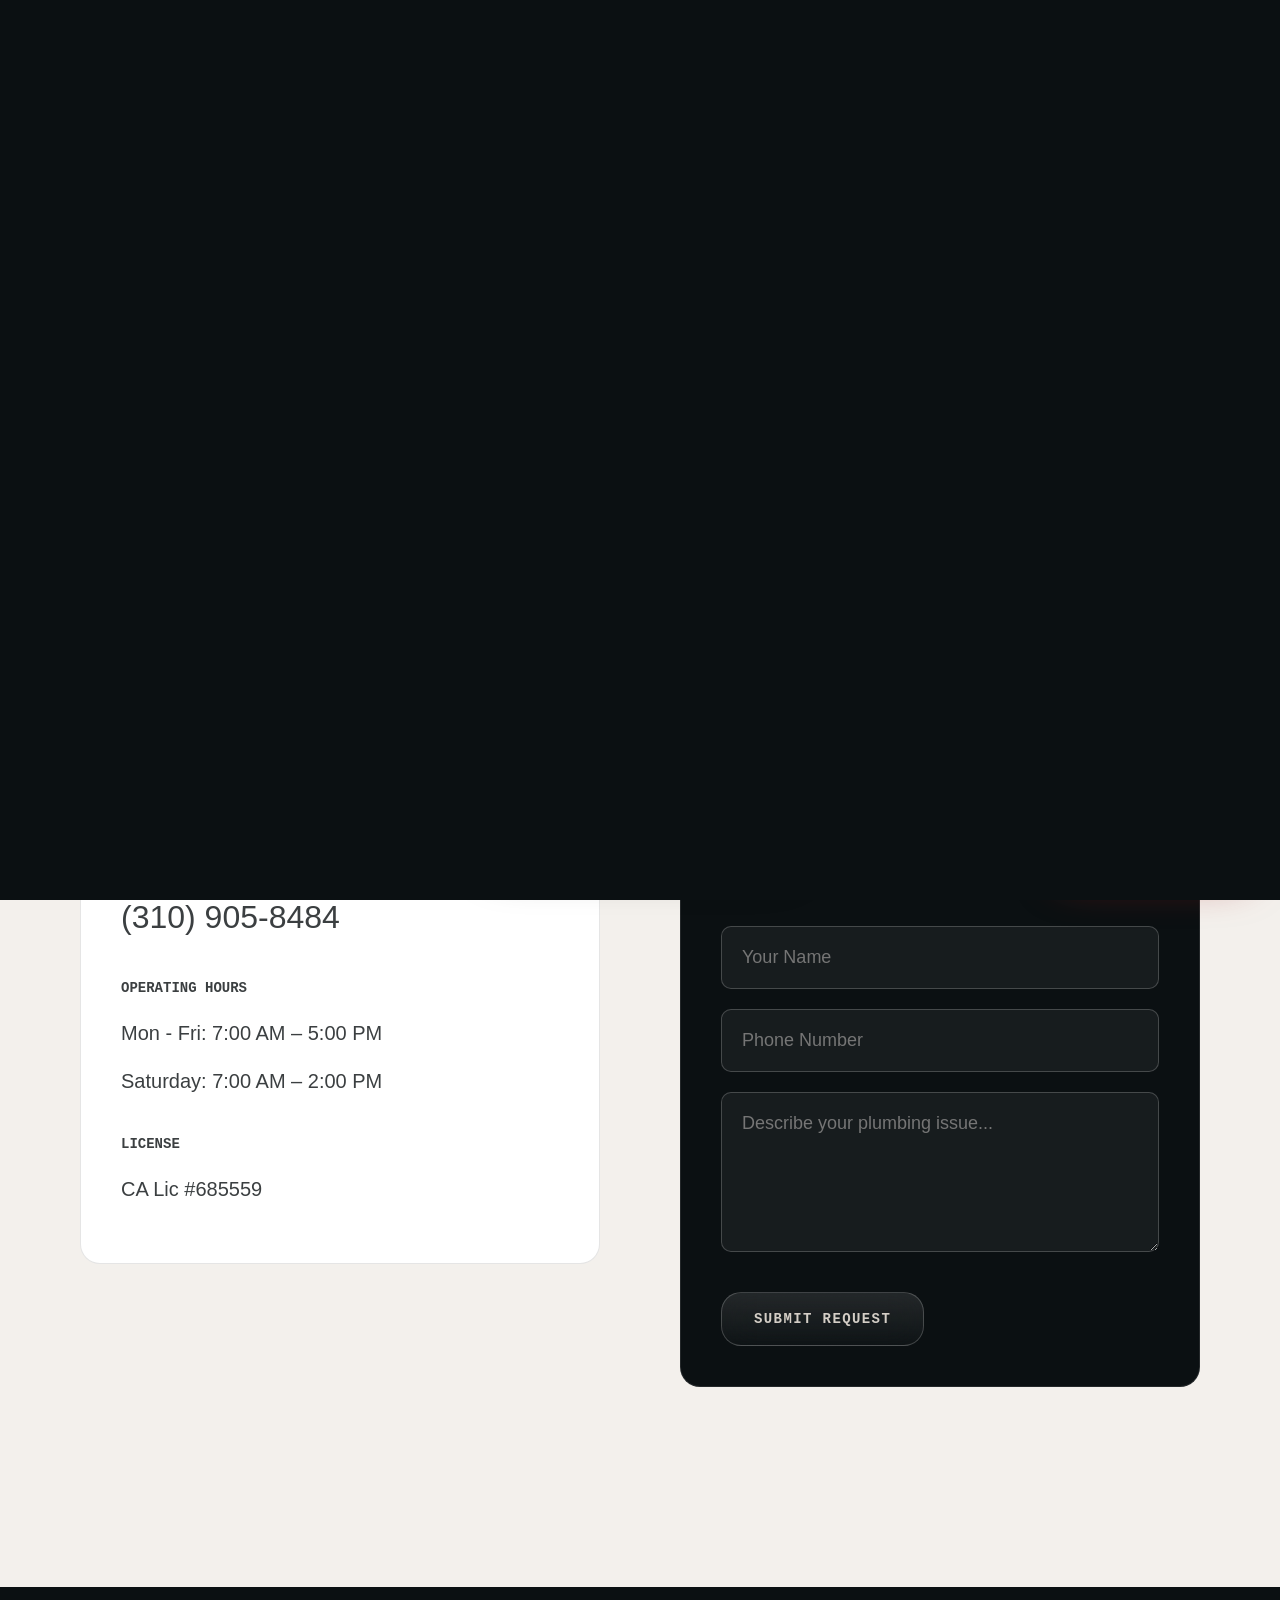
<file: contact.html>
<!DOCTYPE html>
<html lang="en-GB">
<head>
  <meta charset="utf-8"/>
  <meta name="viewport" content="width=device-width, initial-scale=1"/>
  <title>Contact Us | Tony's Plumbing, Inc.</title>
  
  <link rel="stylesheet" href="style.css" />
  <script src="script.js" defer></script>
</head>
<body class="is-loading">

  <div class="cursor" aria-hidden="true"></div>

  <div class="loader-overlay">
    <div class="cube" aria-hidden="true">
      <div class="cube-face"></div>
      <div class="cube-face"></div>
      <div class="cube-face"></div>
      <div class="cube-face"></div>
      <div class="cube-face"></div>
      <div class="cube-face"></div>
    </div>
  </div>

  <div class="intro-sweep" aria-hidden="true"></div>

  <header class="header">
    <a href="index.html" class="logo" aria-label="Home">Tony's</a>
    <div class="title" aria-hidden="true"><div class="title-inner">Menu</div></div>
    <button class="burger" aria-label="Menu">
      <span></span><span></span><span></span>
    </button>
  </header>

  <div class="menu">
    <nav class="nav">
      <div class="title" style="margin-bottom: 2rem;">Menu</div>
      <ul class="main" style="padding:0; list-style:none;">
        <li style="margin-bottom:1rem;"><a class="link" href="index.html">Home</a></li>
        <li style="margin-bottom:1rem;"><a class="link" href="about.html">About</a></li>
        <li style="margin-bottom:1rem;"><a class="link" href="services.html">Services</a></li>
        <li style="margin-bottom:1rem;"><a class="link" href="areas.html">Areas</a></li>
        <li style="margin-bottom:1rem;"><a class="link" href="careers.html">Careers</a></li>
        <li style="margin-bottom:1rem;"><a class="link" href="contact.html">Contact</a></li>
      </ul>
      <!-- FIX: Adjusted margin to ensure it fits -->
    </nav>
    <div class="background"></div>
  </div>

  <main class="main">
    <div class="scroll">
      <div class="content page-transition">

        <!-- FIX: Ensuring min-height correctly prevents cut-offs -->
        <section class="home-header" style="min-height: 50svh; height: auto; padding-top: 15rem; padding-bottom: 10rem;">
          <div class="background" style="background:var(--color-black);"></div>
          <div class="container" style="width:100%;">
            <div class="row">
              <h1 class="base-heading reveal" style="max-width: 90rem; font-size: clamp(4rem, 6vw, 7rem);">Ready to talk piping?</h1>
            </div>
            <div class="row reveal delay-1" style="display:flex; justify-content:space-between; align-items:flex-end; border-top: 1px solid rgba(255,255,255,0.2); padding-top: 4rem; margin-top:4rem; flex-wrap:wrap; gap:4rem;">
              <h2 class="base-title">Let's Connect</h2>
              <div style="flex:1; min-width:300px; display:flex; justify-content:flex-end;">
                  <p class="text" style="max-width: 50rem;">Get in touch with Angie at dispatch, or schedule for your free property estimate directly from Tony.</p>
              </div>
            </div>
          </div>
        </section>

        <!-- CONTACT INFO -->
        <section style="background:var(--color-cream); color:var(--color-black); padding: 10rem 0 20rem;">
          <div class="container reveal">
            <h2 class="base-title" style="color:var(--color-black);">Contact Info</h2>
            <div style="margin-top: 4rem; padding-top:4rem; display:flex; flex-wrap:wrap; gap:8rem;">
              <div style="flex:1; min-width:300px;" class="reveal delay-1">
                <div class="hover-card" style="padding: 4rem; border: 1px solid rgba(0,0,0,0.1); background: #fff;">
                  <p class="text" style="font-family: var(--font-f-aeonik-mono); font-size: 1.4rem; text-transform: uppercase; margin-bottom:1rem; font-weight:700;">Phone</p>
                  <p class="text" style="font-size:3.2rem; font-weight: 500; margin-bottom:4rem;"><a href="tel:3109058484">(310) 905-8484</a></p>

                  <p class="text" style="font-family: var(--font-f-aeonik-mono); font-size: 1.4rem; text-transform: uppercase; margin-bottom:1rem; font-weight:700;">Operating Hours</p>
                  <p class="text" style="margin-bottom:1rem;">Mon - Fri: 7:00 AM – 5:00 PM</p>
                  <p class="text" style="margin-bottom:4rem;">Saturday: 7:00 AM – 2:00 PM</p>

                  <p class="text" style="font-family: var(--font-f-aeonik-mono); font-size: 1.4rem; text-transform: uppercase; margin-bottom:1rem; font-weight:700;">License</p>
                  <p class="text">CA Lic #685559</p>
                </div>
              </div>

              <!-- FIX: Adjusted position and overflow styling so it doesn't break boundaries -->
              <div style="flex:1; min-width:300px;" class="reveal delay-2">
                <div class="hover-card is-dark" style="background:var(--color-black); border: 1px solid rgba(255,255,255,0.1); color:var(--color-white); border-radius:2rem; padding:4rem;">
                  <p class="text" style="font-size:2.8rem; font-weight:500; font-family:var(--font-f-aeonik-pro); margin-bottom:3rem; color:var(--color-white);">Request an online estimate</p>
                  <form style="display:flex; flex-direction:column; gap:2rem;">
                    <input type="text" placeholder="Your Name" style="padding:2rem; border:1px solid rgba(255,255,255,0.2); background:rgba(255,255,255,0.05); color:white; border-radius:1rem; font-family:var(--font-f-aeonik-pro); font-size:1.8rem; outline:none; transition: border 0.3s; cursor: none;">
                    <input type="tel" placeholder="Phone Number" style="padding:2rem; border:1px solid rgba(255,255,255,0.2); background:rgba(255,255,255,0.05); color:white; border-radius:1rem; font-family:var(--font-f-aeonik-pro); font-size:1.8rem; outline:none; transition: border 0.3s; cursor: none;">
                    <textarea placeholder="Describe your plumbing issue..." style="padding:2rem; border:1px solid rgba(255,255,255,0.2); background:rgba(255,255,255,0.05); color:white; border-radius:1rem; font-family:var(--font-f-aeonik-pro); font-size:1.8rem; min-height:16rem; outline:none; transition: border 0.3s; cursor: none;"></textarea>
                    <button type="button" class="base-button is-white hover-card" style="align-self:flex-start; margin-top:2rem;">Submit Request</button>
                  </form>
                </div>
              </div>
            </div>
          </div>
        </section>

        <!-- FOOTER -->
        <footer class="footer">
          <div class="container reveal" style="display:flex; justify-content:space-between; width:100%; z-index:2; align-items:flex-start; flex-wrap:wrap; gap:4rem;">
            <div style="max-width:30rem;">
              <div style="font-size:2rem; font-weight:700; font-family:var(--font-f-aeonik-mono); text-transform:uppercase; letter-spacing:0.2em; margin-bottom:2rem; color: var(--color-taupe);">Tony's</div>
              <p class="text" style="opacity:0.6; margin-bottom:4rem;">Licensed, insured, and trusted by over 10,150 clients. CA Lic #685559</p>
              <a href="contact.html" class="base-button is-white">Request Service Online</a>
            </div>
            <div style="display:flex; gap: 8rem; opacity: 0.8; flex-wrap:wrap;">
              <ul style="list-style:none; padding:0; margin:0; line-height:2.5;">
                <li style="font-family:var(--font-f-aeonik-mono); text-transform:uppercase; font-size:1.2rem; margin-bottom:1rem; opacity:0.6; letter-spacing:0.1em;">Quick Links</li>
                <li><a href="about.html">About</a></li>
                <li><a href="services.html">Services</a></li>
                <li><a href="areas.html">Service Areas</a></li>
                <li><a href="careers.html">Careers</a></li>
                <li><a href="contact.html">Contact</a></li>
              </ul>
            </div>
          </div>
        </footer>

      </div>
    </div>
  </main>
</body>
</html>
</file>
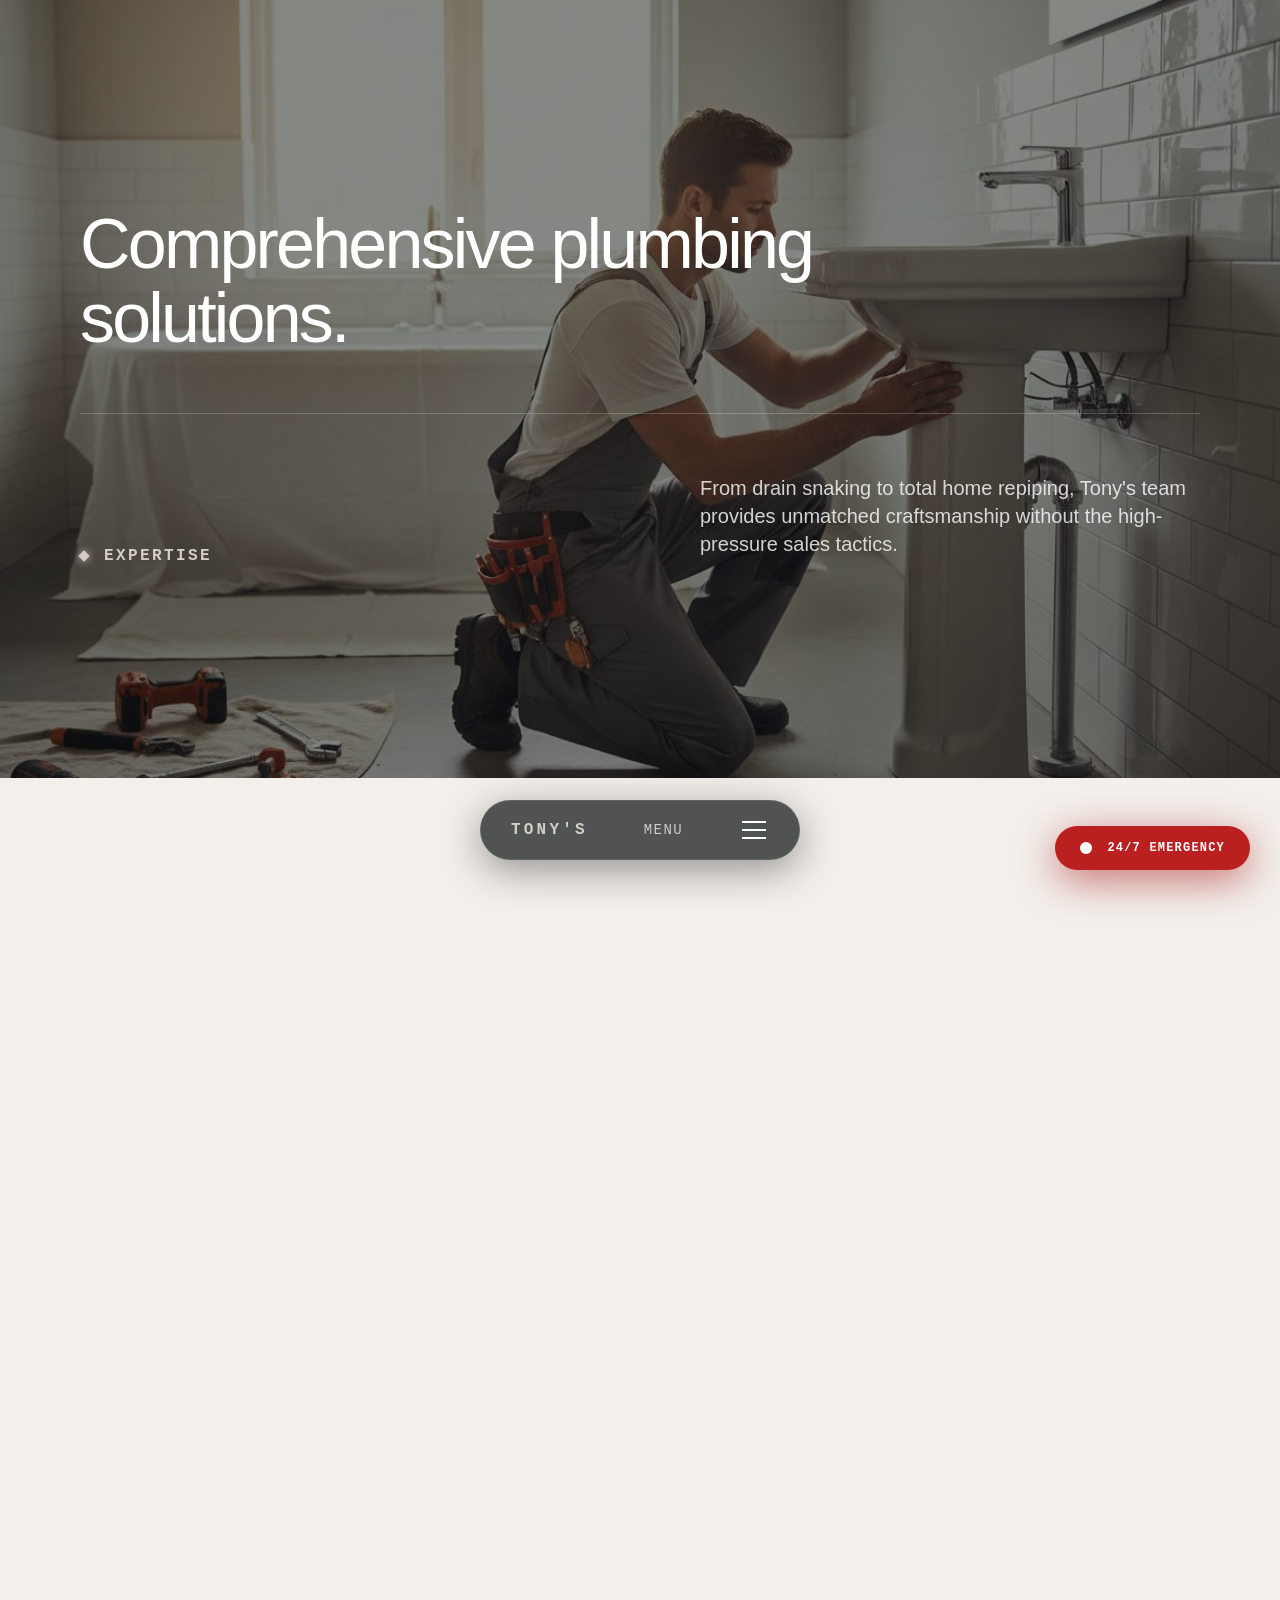
<file: services.html>
<!DOCTYPE html>
<html lang="en-GB">
<head>
  <meta charset="utf-8"/>
  <meta name="viewport" content="width=device-width, initial-scale=1"/>
  <title>Services | Tony's Plumbing, Inc.</title>
  
  <link rel="stylesheet" href="style.css" />
  <script src="script.js" defer></script>
</head>
<body class="is-loading">

  <!-- THE ORIGINAL CUSTOM CURSOR -->
  <div class="cursor" aria-hidden="true"></div>

  <!-- THE ORIGINAL CUBE LOADING OVERLAY -->
  <div class="loader-overlay">
    <div class="cube" aria-hidden="true">
      <div class="cube-face"></div>
      <div class="cube-face"></div>
      <div class="cube-face"></div>
      <div class="cube-face"></div>
      <div class="cube-face"></div>
      <div class="cube-face"></div>
    </div>
  </div>

  <!-- THE ORIGINAL FLOATING PILL HEADER -->
  <div class="intro-sweep" aria-hidden="true"></div>

  <header class="header">
    <a href="index.html" class="logo" aria-label="Home">Tony's</a>
    <div class="title" aria-hidden="true"><div class="title-inner">Menu</div></div>
    <button class="burger" aria-label="Menu">
      <span></span><span></span><span></span>
    </button>
  </header>

  <!-- FULL SCREEN MENU -->
  <div class="menu">
    <nav class="nav">
      <div class="title">Menu</div>
      <ul class="main" style="padding:0; list-style:none;">
        <li style="margin-bottom:1rem;"><a class="link" href="index.html">Home</a></li>
        <li style="margin-bottom:1rem;"><a class="link" href="about.html">About</a></li>
        <li style="margin-bottom:1rem;"><a class="link" href="services.html">Services</a></li>
        <li style="margin-bottom:1rem;"><a class="link" href="areas.html">Areas</a></li>
        <li style="margin-bottom:1rem;"><a class="link" href="careers.html">Careers</a></li>
        <li style="margin-bottom:1rem;"><a class="link" href="contact.html">Contact</a></li>
      </ul>
    </nav>
    <div class="background"></div>
  </div>

  <main class="main">
    <div class="scroll">
      <div class="content page-transition">

        <!-- HEADER -->
        <section class="home-header" style="min-height: 80vh;">
          <div class="background">
            <img src="images/service-remodel.jpg" alt="Plumbing Tools" class="base-image parallax-media" onerror="this.src='https://images.unsplash.com/photo-1542013936693-884638332954?q=80&w=2574&auto=format&fit=crop'" />
          </div>
          <div class="container" style="width:100%;">
            <div class="row">
              <h1 class="base-heading reveal" style="max-width: 90rem; font-size: clamp(4rem, 6vw, 7rem);">Comprehensive plumbing solutions.</h1>
            </div>
            <div class="row reveal delay-1" style="display:flex; justify-content:space-between; align-items:flex-end; border-top: 1px solid rgba(255,255,255,0.2); padding-top: 4rem; margin-top:4rem; flex-wrap:wrap; gap:4rem;">
              <h2 class="base-title">Expertise</h2>
              <div style="flex:1; min-width:300px; display:flex; justify-content:flex-end;">
                  <p class="text" style="max-width: 50rem;">From drain snaking to total home repiping, Tony's team provides unmatched craftsmanship without the high-pressure sales tactics.</p>
              </div>
            </div>
          </div>
        </section>

        <!-- SERVICES LIST SECTION -->
        <section style="background:var(--color-cream); color:var(--color-black); padding: 15rem 0;">
          <div class="container reveal">
            <h2 class="base-title" style="color:var(--color-black);">What We Do</h2>
            <div style="margin-top: 6rem; border-top: 1px solid rgba(0,0,0,0.1); padding-top:4rem;">
              
              <div class="reveal delay-1" style="display:flex; flex-wrap:wrap; gap:4rem; padding: 4rem 0; border-bottom: 1px solid rgba(0,0,0,0.1);">
                <div style="flex:1; min-width:300px;">
                    <div style="font-family: var(--font-f-aeonik-pro); font-size: 3.2rem; font-weight: 500;">Drain Cleaning & Repair</div>
                </div>
                <div style="flex:1; min-width:300px;">
                    <p class="text">Professional drain cleaning for clogged sinks, tubs, showers, and main lines. We clear tough blockages fast using state-of-the-art equipment.</p>
                </div>
              </div>

              <div class="reveal delay-2" style="display:flex; flex-wrap:wrap; gap:4rem; padding: 4rem 0; border-bottom: 1px solid rgba(0,0,0,0.1);">
                <div style="flex:1; min-width:300px;">
                    <div style="font-family: var(--font-f-aeonik-pro); font-size: 3.2rem; font-weight: 500;">Piping & Repiping</div>
                </div>
                <div style="flex:1; min-width:300px;">
                    <p class="text">Complete pipe replacement for aging or corroded plumbing systems. Improve your water pressure and ensure total peace of mind.</p>
                </div>
              </div>

              <div class="reveal delay-1" style="display:flex; flex-wrap:wrap; gap:4rem; padding: 4rem 0; border-bottom: 1px solid rgba(0,0,0,0.1);">
                <div style="flex:1; min-width:300px;">
                    <div style="font-family: var(--font-f-aeonik-pro); font-size: 3.2rem; font-weight: 500; color: #bb2020;">Trenchless Technology</div>
                </div>
                <div style="flex:1; min-width:300px;">
                    <p class="text">High-end trenchless sewer lining and pipe bursting. We repair massive underground infrastructure without tearing up your driveway, saving you tens of thousands in structural landscaping repair.</p>
                </div>
              </div>

              <div class="reveal delay-2" style="display:flex; flex-wrap:wrap; gap:4rem; padding: 4rem 0; border-bottom: 1px solid rgba(0,0,0,0.1);">
                <div style="flex:1; min-width:300px;">
                    <div style="font-family: var(--font-f-aeonik-pro); font-size: 3.2rem; font-weight: 500;">Gas & Water Leak Profiling</div>
                </div>
                <div style="flex:1; min-width:300px;">
                    <p class="text">Military-grade leak detection. Subtle gas leaks and localized slab leaks detected rapidly to prevent catastrophic property damage and hazard scenarios.</p>
                </div>
              </div>

              <div class="reveal delay-1" style="display:flex; flex-wrap:wrap; gap:4rem; padding: 4rem 0; border-bottom: 1px solid rgba(0,0,0,0.1);">
                <div style="flex:1; min-width:300px;">
                    <div style="font-family: var(--font-f-aeonik-pro); font-size: 3.2rem; font-weight: 500;">General Plumbing & Remodels</div>
                </div>
                <div style="flex:1; min-width:300px;">
                    <p class="text">From repairing leaky faucets and installing water softeners, to bringing commercial new constructions and deep residential remodels up to code.</p>
                </div>
              </div>

            </div>
          </div>
        </section>

        <!-- FOOTER -->
        <footer class="footer">
          <div class="container reveal" style="display:flex; justify-content:space-between; width:100%; z-index:2; align-items:flex-start; flex-wrap:wrap; gap:4rem;">
            <div style="max-width:30rem;">
              <div style="font-size:2rem; font-weight:600; font-family:var(--font-f-aeonik-mono); text-transform:uppercase; letter-spacing:0.1em; margin-bottom:2rem;">Tony's<span style="color:var(--color-taupe); margin-left:0.5rem;">Plumbing</span></div>
              <p class="text" style="opacity:0.6; margin-bottom:4rem;">Licensed, insured, and trusted by over 10,150 clients. CA Lic #685559</p>
              <a href="contact.html" class="base-button is-white">Request Service Online</a>
            </div>
            <div style="display:flex; gap: 8rem; opacity: 0.8; flex-wrap:wrap;">
              <ul style="list-style:none; padding:0; margin:0; line-height:2.5;">
                <li style="font-family:var(--font-f-aeonik-mono); text-transform:uppercase; font-size:1.2rem; margin-bottom:1rem; opacity:0.6;">Quick Links</li>
                <li><a href="about.html">About</a></li>
                <li><a href="services.html">Services</a></li>
                <li><a href="areas.html">Service Areas</a></li>
                <li><a href="careers.html">Careers</a></li>
                <li><a href="contact.html">Contact</a></li>
              </ul>
            </div>
          </div>
          <div class="container reveal delay-2" style="display:flex; justify-content:space-between; width:100%; z-index:2; border-top: 1px solid rgba(255,255,255,0.1); padding-top: 2rem; margin-top:4rem; flex-wrap:wrap; gap:2rem;">
            <p class="text" style="font-size:1.2rem; opacity:0.6;">&copy; 2026 Tony's Plumbing, Inc.</p>
            <div style="height: 10rem;"></div>
          </div>
        </footer>

      </div>
    </div>
  </main>
</body>
</html>
</file>
<file: style.css>
/* Fluid Glass UI - Original Minimalist Layout */
:root {
  --size: 1600;
  --color-black: #0b1012;
  --color-white: #fff;
  --color-cream: #f3f0ec;
  --color-taupe: #d4cec6;
  --color-grey: #212325;
  
  --ease-in-out-quart: cubic-bezier(.77,0,.175,1);
  --ease-in-out-cubic: cubic-bezier(.645,.045,.355,1);
  --ease-out-cubic: cubic-bezier(.215,.61,.355,1);
  
  --font-f-aeonik-mono: "Inter", monospace;
  --font-f-aeonik-pro: "Inter", sans-serif;
}

@media(max-width: 600px) {
  :root { --size: 375; }
}

* { box-sizing: border-box; cursor: none !important; }

html {
  font-size: 62.5%;
  -webkit-font-smoothing: antialiased;
  scroll-behavior: smooth;
}

body {
  margin: 0;
  color: var(--color-grey);
  font-family: var(--font-f-aeonik-pro);
  background: var(--color-black);
}

img, svg, video { display: block; max-width: 100%; border-radius: 12px; }
a { color: inherit; text-decoration: none; }
button { background: none; border: none; font: inherit; padding: 0; }
input, textarea { cursor: none !important; } /* Guarantee text cursors vanish */

.base-heading {
  font-family: var(--font-f-aeonik-pro);
  font-weight: 500;
  letter-spacing: -0.04em;
  line-height: 1.05;
  color: var(--color-black);
}

.home-header .base-heading { color: var(--color-white); }

@media(max-width: 600px) { .base-heading { font-size: 4rem; } }
@media(min-width: 601px) { .base-heading { font-size: 8rem; } }

.base-title {
  font-family: var(--font-f-aeonik-mono);
  font-size: 1.6rem;
  font-weight: 700;
  letter-spacing: 0.15em;
  text-transform: uppercase;
  display: flex;
  align-items: center;
  color: var(--color-taupe);
}
.base-title::before {
  content: "";
  display: block;
  width: 0.8rem;
  height: 0.8rem;
  background: currentColor;
  margin-right: 1.6rem;
  transform: rotate(45deg);
  box-shadow: 0 0 10px var(--color-taupe);
}

.text {
  font-family: var(--font-f-aeonik-pro);
  font-weight: 400;
  font-size: 2rem;
  line-height: 1.4;
  opacity: 0.8;
}

.container { max-width: 120rem; margin: 0 auto; padding: 0 4rem; position: relative; }
@media(max-width: 600px) { .container { padding: 0 2rem; } }

/* THE PILL MENU (Bottom floating) */
.header {
  position: fixed;
  bottom: 4rem;
  left: 50%;
  transform: translateX(-50%);
  width: 32rem;
  height: 6rem;
  display: flex;
  align-items: center;
  justify-content: space-between;
  padding: 0 3rem;
  z-index: 100;
  color: var(--color-white);
  border-radius: 999px;
  background: rgba(11,16,18,0.7);
  backdrop-filter: blur(20px);
  -webkit-backdrop-filter: blur(20px);
  border: 1px solid rgba(255,255,255,0.1);
  box-shadow: 0 10px 40px rgba(0,0,0,0.4);
  transition: all 0.4s var(--ease-out-cubic);
}

.header .logo {
  font-size: 1.6rem;
  font-weight: 700;
  letter-spacing: 0.2em;
  font-family: var(--font-f-aeonik-mono);
  text-transform: uppercase;
  color: var(--color-taupe);
}

/* Morph to X when active */
.header .burger { display: flex; flex-direction: column; justify-content: center; align-items: center; width: 30px; height: 30px; cursor: none !important; z-index: 102; color: var(--color-white); }
.header .burger span { display: block; width: 24px; height: 2px; background: currentColor; margin: 3px 0; transition: all 0.3s ease; }
.is-menu .header .burger span:nth-child(1) { transform: translateY(8px) rotate(45deg); }
.is-menu .header .burger span:nth-child(2) { opacity: 0; }
.is-menu .header .burger span:nth-child(3) { transform: translateY(-8px) rotate(-45deg); }

.header .title { font-family: var(--font-f-aeonik-mono); font-size: 1.4rem; text-transform: uppercase; letter-spacing: 0.1em; opacity: 0.7; transition: opacity 0.3s;}
.is-menu .header .title { opacity: 0; pointer-events: none; }

.base-button {
  display: inline-flex;
  align-items: center;
  justify-content: center;
  font-family: var(--font-f-aeonik-mono);
  font-size: 1.4rem;
  font-weight: 600;
  letter-spacing: 0.1em;
  text-transform: uppercase;
  padding: 1.8rem 3.2rem;
  border-radius: 999px;
  position: relative;
  transition: all 0.4s var(--ease-out-cubic);
}
.base-button.is-black { background: var(--color-black); color: var(--color-taupe); box-shadow: 0 10px 30px rgba(0,0,0,0.2); }
.base-button.is-white { background: linear-gradient(180deg, rgba(255,255,255,0.1), rgba(255,255,255,0.02)); backdrop-filter: blur(2rem); color: var(--color-taupe); border: 1px solid rgba(255,255,255,0.2); }
.base-button:hover { transform: translateY(-4px); box-shadow: 0 15px 40px rgba(0,0,0,0.3); }

/* APPLE DYNAMIC ISLAND MENU (Central dark pod) */
.menu {
  position: fixed; 
  top: 50%; left: 50%; 
  transform: translate(-50%, -40%) scale(0.9); 
  visibility: hidden; opacity: 0; z-index: 99;
  display: flex; flex-direction: column; justify-content: center; align-items: center;
  background: rgba(11,16,18,0.85); backdrop-filter: blur(40px); -webkit-backdrop-filter: blur(40px);
  border-radius: 32px; border: 1px solid rgba(255,255,255,0.1); box-shadow: 0 40px 100px rgba(0,0,0,0.8);
  width: 90vw; max-width: 480px; padding: 5rem;
  transition: all 0.5s var(--ease-out-cubic);
}
.is-menu .menu { visibility: visible; opacity: 1; transform: translate(-50%, -50%) scale(1); }
/* Let the beautiful hero shine behind the menu now! */
.menu .background { display: none; }
.menu .nav { text-align: left; color: var(--color-white); width: 100%; display:flex; flex-direction: column; }

/* Quick Link Underline Hover Effects */
.menu .link { 
  font-family: var(--font-f-aeonik-pro); font-size: 3.6rem; font-weight: 500; line-height: 1.8; 
  transition: color 0.3s ease, transform 0.3s ease; position: relative; display: inline-block; 
}
.menu .link::after { 
  content:''; position:absolute; bottom:2px; left:0; width:100%; height:3px; 
  background:var(--color-taupe); transform:scaleX(0); transform-origin:right; 
  transition:transform 0.4s var(--ease-out-cubic); 
}
.menu .link:hover::after { transform:scaleX(1); transform-origin:left; }
.menu .link:hover { color: var(--color-taupe); transform: translateX(8px); }

/* SCROLL CONTAINER */
.scroll { position: relative; width: 100%; min-height: 100vh; z-index: 1; background: var(--color-cream); height: auto; overflow: visible; display: block; }
body.is-loading .scroll { opacity: 0; }

section { padding: 15rem 0; }

.home-header {
  min-height: 100vh; position: relative; display: flex; align-items: flex-end; color: var(--color-white); padding-bottom: 20rem; height: auto;
}
.home-header .background { position: absolute; inset: 0; background: var(--color-black); z-index: -1; border-radius: 0; }
.home-header .base-image { width: 100%; height: 100%; object-fit: cover; opacity: 0.5; border-radius: 0; }

/* FIX VISIBILITY BUG */
.page-transition {
  opacity: 0; transform: translateY(20px); transition: opacity 0.4s var(--ease-out-cubic), transform 0.4s var(--ease-out-cubic);
}
.page-transition.is-visible { opacity: 1; transform: translateY(0); }

/* THE FIX: Absolute centered custom cursor avoiding directional morph glitches */
.cursor {
  position: fixed; top: 0; left: 0; pointer-events: none; z-index: 99999;
  background: var(--color-taupe); color: var(--color-black);
  border-radius: 999px; display: flex; align-items: center; justify-content: center;
  opacity: 0; width: 16px; height: 16px;
  /* Shift so top-left draws from exact physical center */
  margin-left: -8px; margin-top: -8px;
  transition: opacity 0.3s ease, border 0.3s, background 0.3s, transform 0.1s linear;
  box-shadow: 0 0 20px rgba(212, 206, 198, 0.5);
  will-change: transform;
}
body:hover .cursor { opacity: 1; }

.reveal {
  opacity: 0; transform: translateY(40px);
  transition: opacity 1.2s var(--ease-out-cubic), transform 1.2s var(--ease-out-cubic);
}
.reveal.is-visible { opacity: 1; transform: translateY(0); }
.delay-1 { transition-delay: 0.1s; } .delay-2 { transition-delay: 0.2s; } .delay-3 { transition-delay: 0.3s; }

/* Cinematic Hover Cards */
.hover-card {
  transition: transform 0.6s var(--ease-out-cubic), box-shadow 0.6s var(--ease-out-cubic);
  border-radius: 2rem;
}
.hover-card:hover { transform: translateY(-15px) scale(1.02); box-shadow: 0 30px 60px rgba(0,0,0,0.15); }
.hover-card.is-dark:hover { box-shadow: 0 30px 60px rgba(255,255,255,0.05); border-color: var(--color-taupe) !important; }

/* THE CUBE LOADER & CINEMATIC SPLIT SWEEP */
.intro-sweep { 
  position: fixed; inset: 0; background: var(--color-black); z-index: 99998; 
  transition: transform 1.2s cubic-bezier(0.8,0,0.2,1); transform-origin: top; 
  pointer-events: none;
}
body.is-loaded .intro-sweep { transform: scaleY(0); }
.loader-overlay {
  position: fixed; inset: 0; background: var(--color-black); z-index: 99999;
  display: flex; align-items: center; justify-content: center; color: var(--color-white);
  transition: opacity 0.8s var(--ease-in-out-cubic);
}
.loader-overlay.is-hidden { opacity: 0; }
.cube { position: relative; width: 6rem; height: 6rem; transform-style: preserve-3d; animation: spinCube 2s infinite linear; }
.cube-face { position: absolute; width: 6rem; height: 6rem; border: 1px solid rgba(212,206,198,0.5); background: rgba(212,206,198,0.1); }
.cube-face:nth-child(1) { transform: translateZ(3rem); }
.cube-face:nth-child(2) { transform: rotateY(180deg) translateZ(3rem); }
.cube-face:nth-child(3) { transform: rotateY(90deg) translateZ(3rem); }
.cube-face:nth-child(4) { transform: rotateY(-90deg) translateZ(3rem); }
.cube-face:nth-child(5) { transform: rotateX(90deg) translateZ(3rem); }
.cube-face:nth-child(6) { transform: rotateX(-90deg) translateZ(3rem); }
@keyframes spinCube { 0% { transform: rotateX(0) rotateY(0); } 100% { transform: rotateX(360deg) rotateY(360deg); } }

/* TONY'S PLUMBING CSS GRIDS */
.stats-grid { display: grid; grid-template-columns: repeat(4, 1fr); gap: 4rem; margin-top: 6rem; padding-top: 4rem; }
@media(max-width: 800px) { .stats-grid { grid-template-columns: repeat(2, 1fr); } }
.stat-number { font-size: 8rem; font-family: var(--font-f-aeonik-pro); font-weight: 600; color: var(--color-black); margin-bottom: 1rem; }
.stat-label { font-size: 1.6rem; text-transform: uppercase; letter-spacing: 0.15em; color: rgba(0,0,0,0.5); font-weight: 700; }

.footer {
  background: var(--color-black); color: color-mix(in srgb, var(--color-white) 60%, transparent);
  padding: 10rem 4rem 4rem; position: relative; min-height: 40vh; height: auto; overflow: visible;
  display: flex; flex-direction: column; justify-content: space-between; border-radius: 0;
}

/* 24/7 EMERGENCY MOBILE STICKY BUTTON */
.emergency-btn {
  position: fixed; bottom: 3rem; right: 3rem; z-index: 101;
  background: #bb2020; color: #fff; padding: 1.5rem 2.5rem;
  border-radius: 999px; font-family: var(--font-f-aeonik-mono); font-size: 1.2rem; font-weight: 700;
  letter-spacing: 0.1em; display: flex; align-items: center; box-shadow: 0 10px 40px rgba(170,30,30,0.6);
  transition: transform 0.3s var(--ease-out-cubic); text-decoration: none; cursor: none !important;
}
.emergency-btn:hover { transform: translateY(-4px) scale(1.03); }
.pulse-ring {
  display: inline-block; width: 12px; height: 12px; border-radius: 50%; background: #fff;
  margin-right: 1.5rem; animation: emPulse 1.5s infinite linear;
}
@keyframes emPulse { 0% { box-shadow: 0 0 0 0 rgba(255,255,255,0.9); } 70% { box-shadow: 0 0 0 12px rgba(255,255,255,0); } 100% { box-shadow: 0 0 0 0 rgba(255,255,255,0); } }

@media(max-width: 800px) {
  .emergency-btn { bottom: 2rem; left: 50%; right: auto; transform: translateX(-50%); width: 90vw; max-width: 400px; justify-content: center; font-size: 1.4rem; padding: 2.2rem; }
  .emergency-btn:hover { transform: translateX(-50%) translateY(-2px) scale(1.02); }
}
</file>
